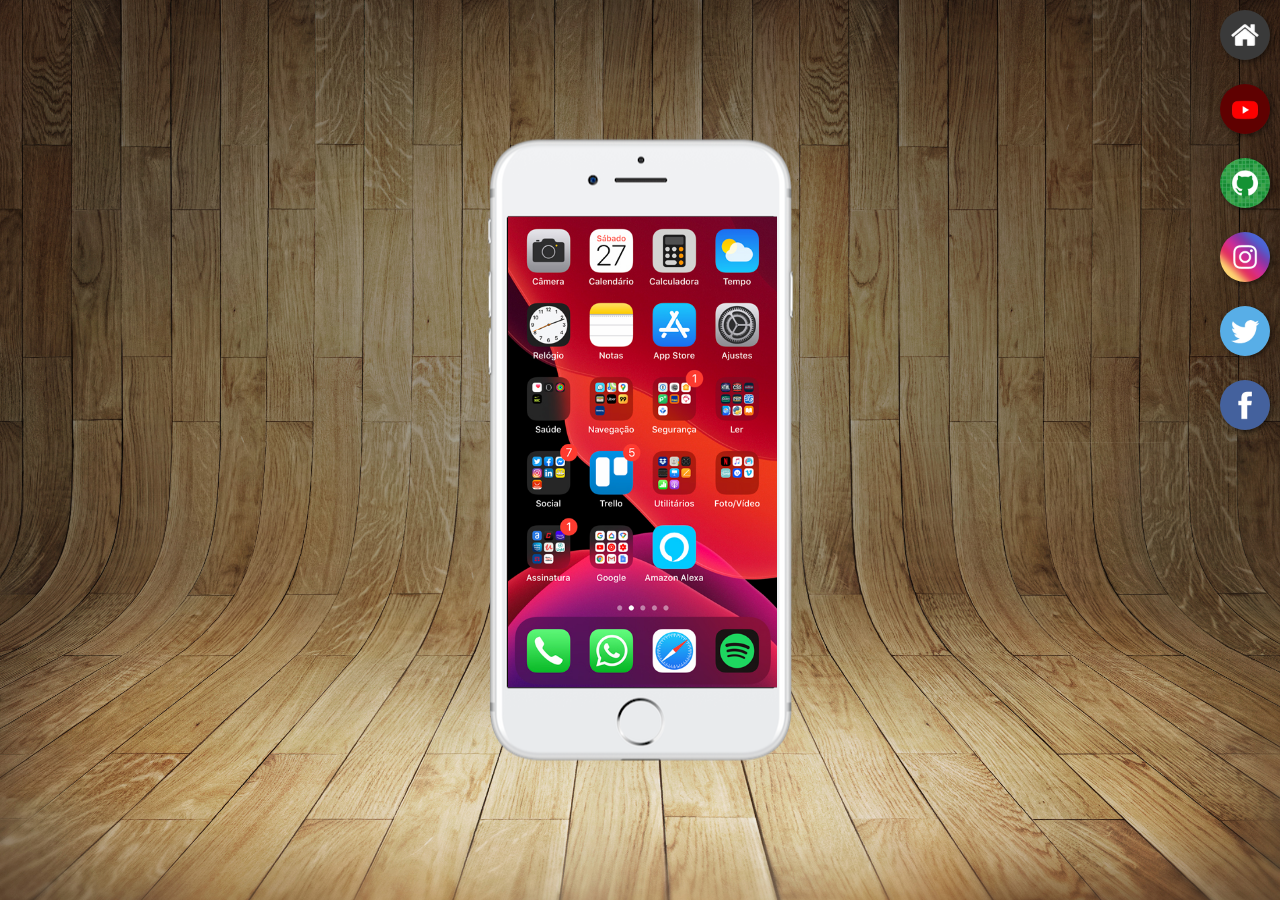
<file: index.html>
<!DOCTYPE html>
<html lang="pt-br">
<head>
    <meta charset="UTF-8">
    <meta name="viewport" content="width=device-width, initial-scale=1.0">
    <title>Projeto Redes Sociais</title>
    <link rel="shortcut icon" href="favicon.ico" type="image/x-icon">
    <link rel="stylesheet" href="estilos/style.css">
</head>
<body>
      <main>
        <section id="telefone">
            <iframe src="home.html" name="tela" id="tela" frameborder="0"></iframe>

        </section>

        <section id="rede-sociais">
            <a href="home.html" target="tela"><img src="imagens/logo-home.jpg" alt="home"></a><br>
            <a href="youtube.html" target="tela"><img src="imagens/logo-youtube.jpg" alt=""></a><br>
            <a href="github.html" target="tela"><img src="imagens/logo-github.jpg" alt=""></a><br>
            <a href="instagram.html" target="tela"><img src="imagens/logo-instagram.jpg" alt=""></a><br>
            <a href="twitter.html" target="tela"><img src="imagens/logo-twitter.jpg" alt=""></a><br>
            <a href="facebook.html" target="tela"><img src="imagens/logo-facebook.jpg" alt=""></a>

        </section>
      </main>
</body>
</html>
</file>
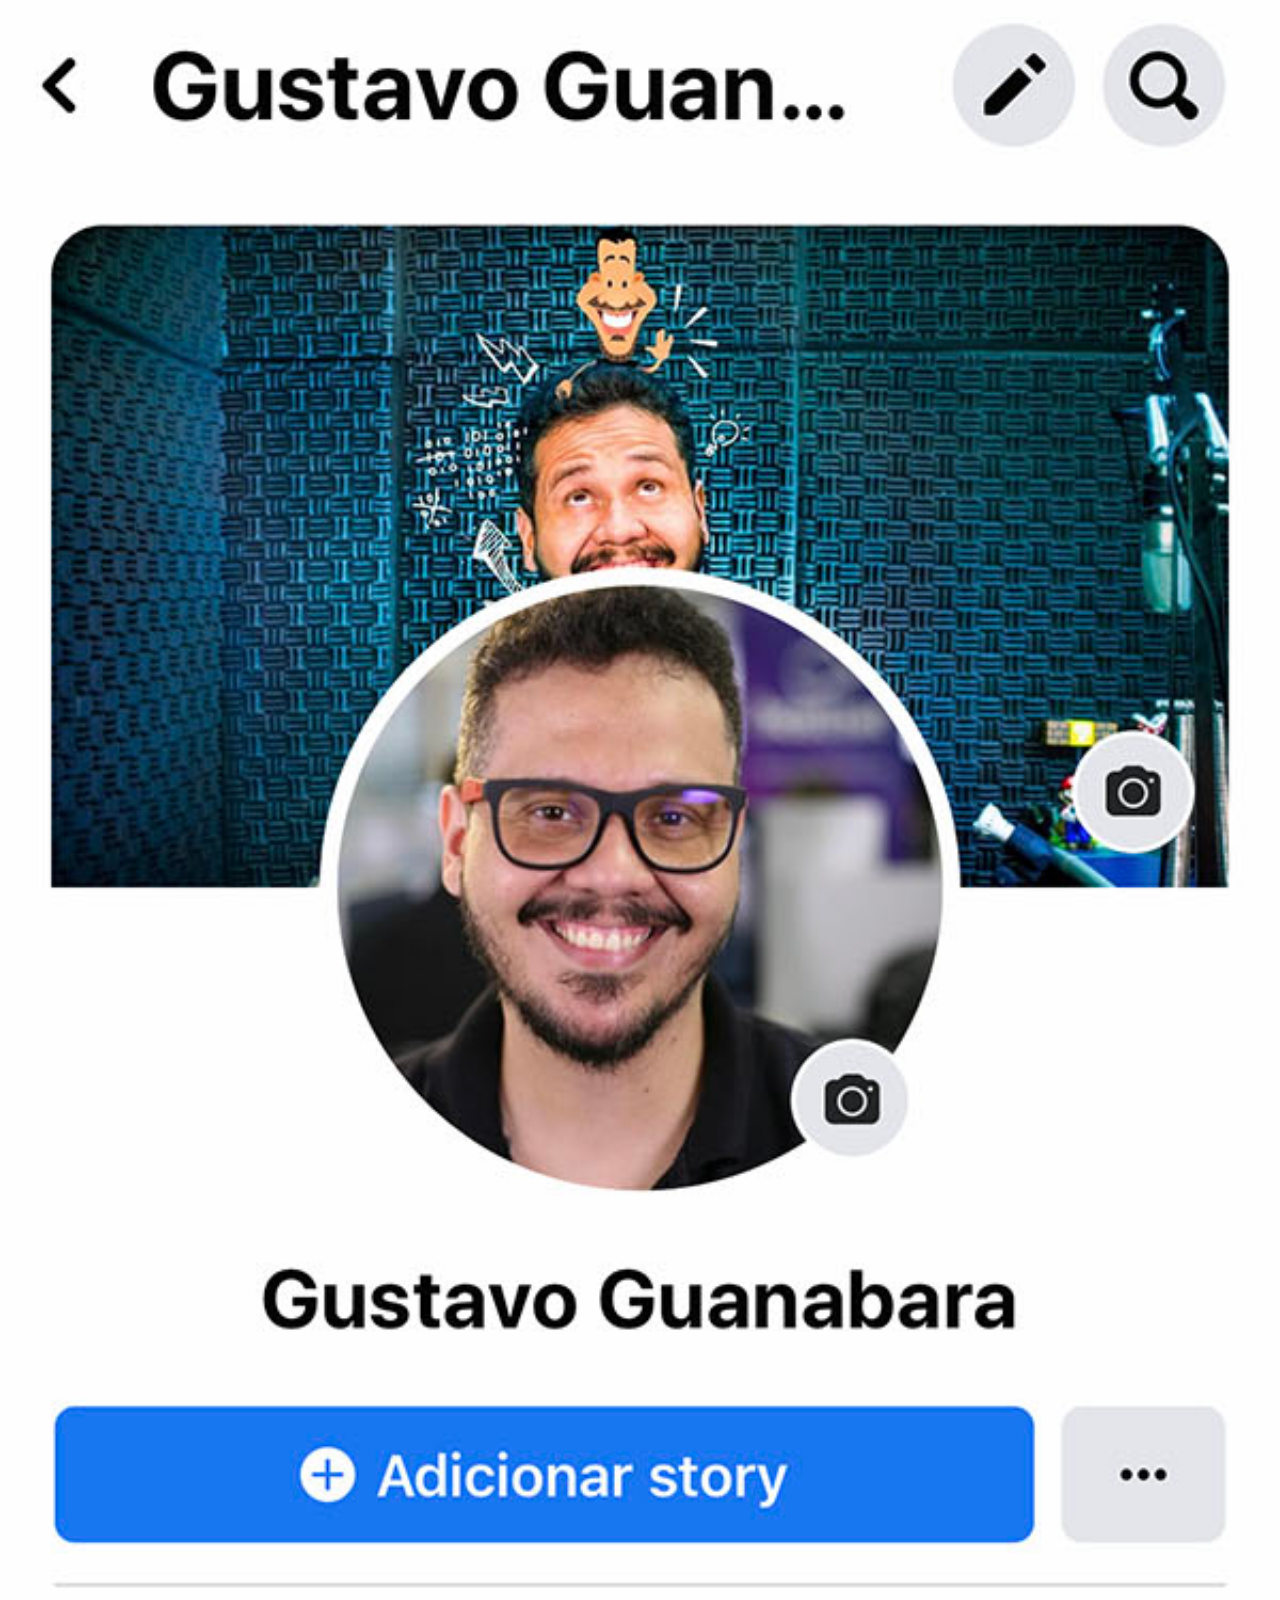
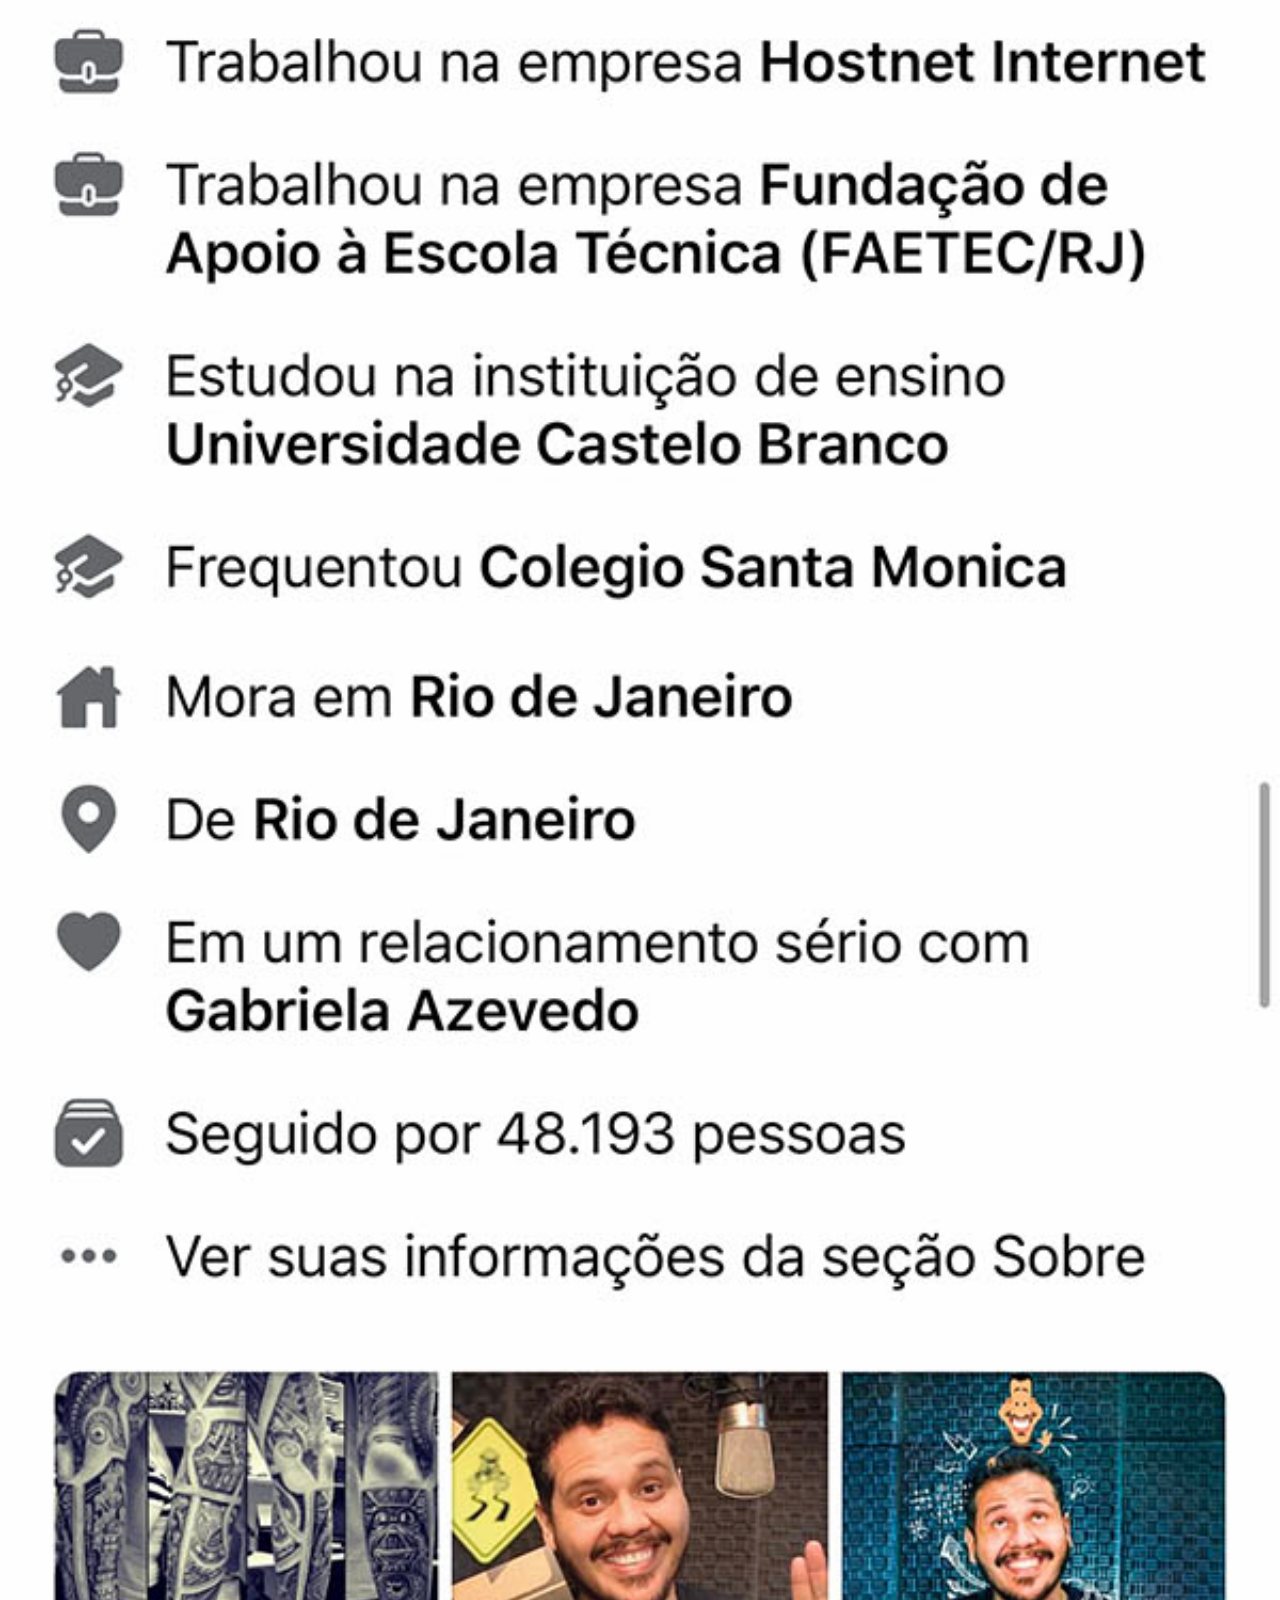
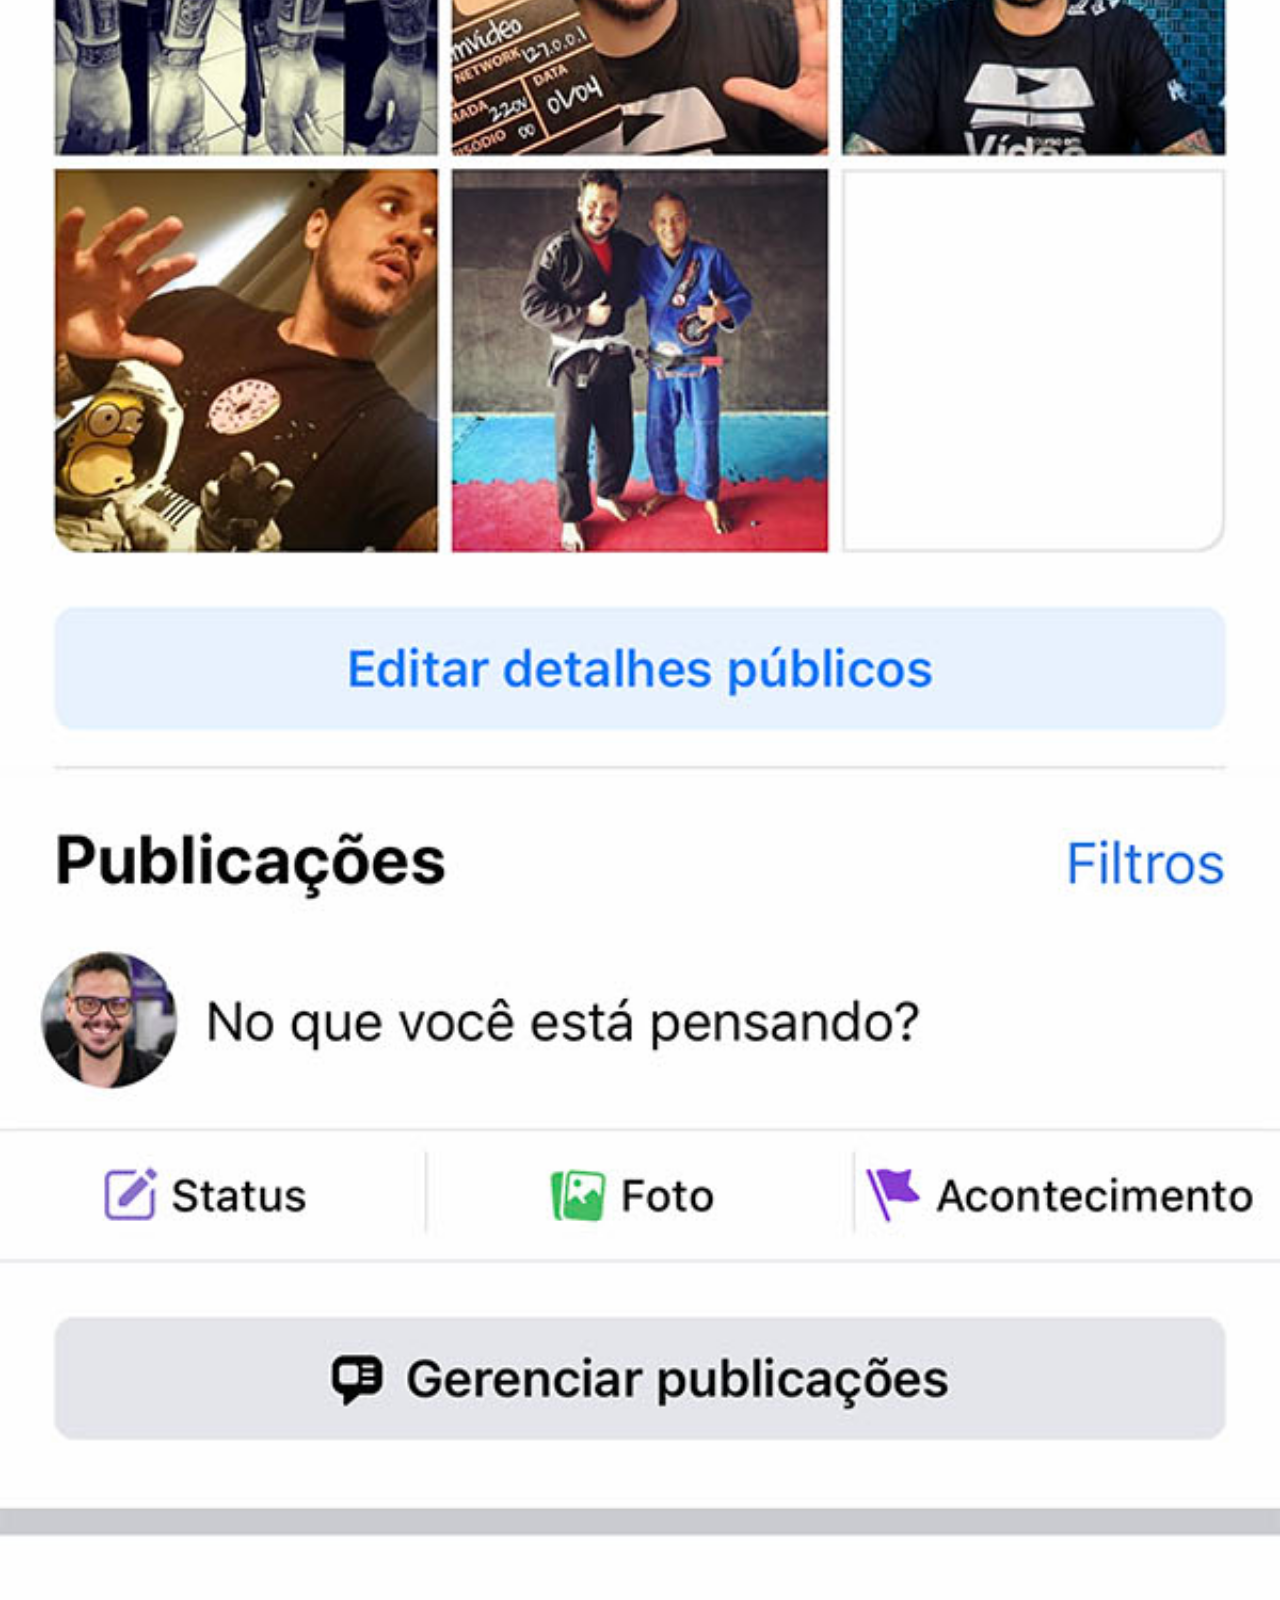
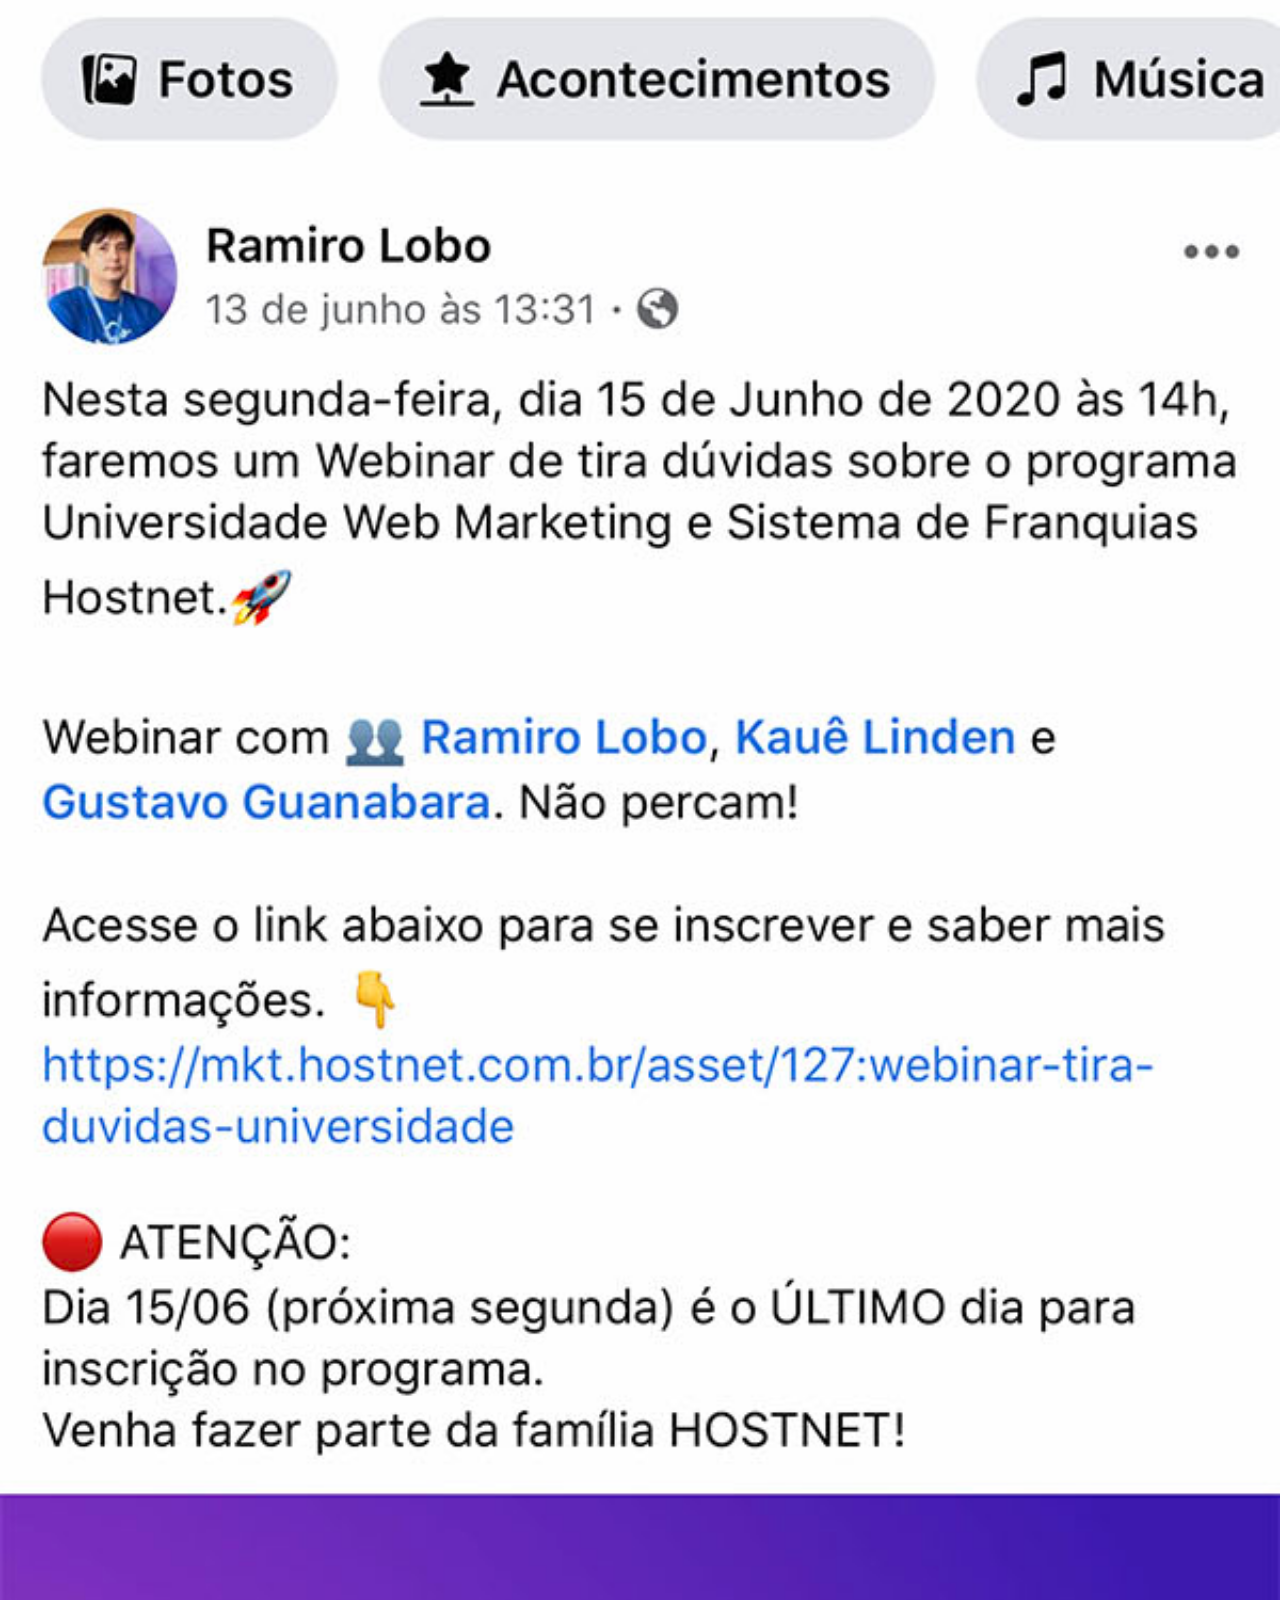
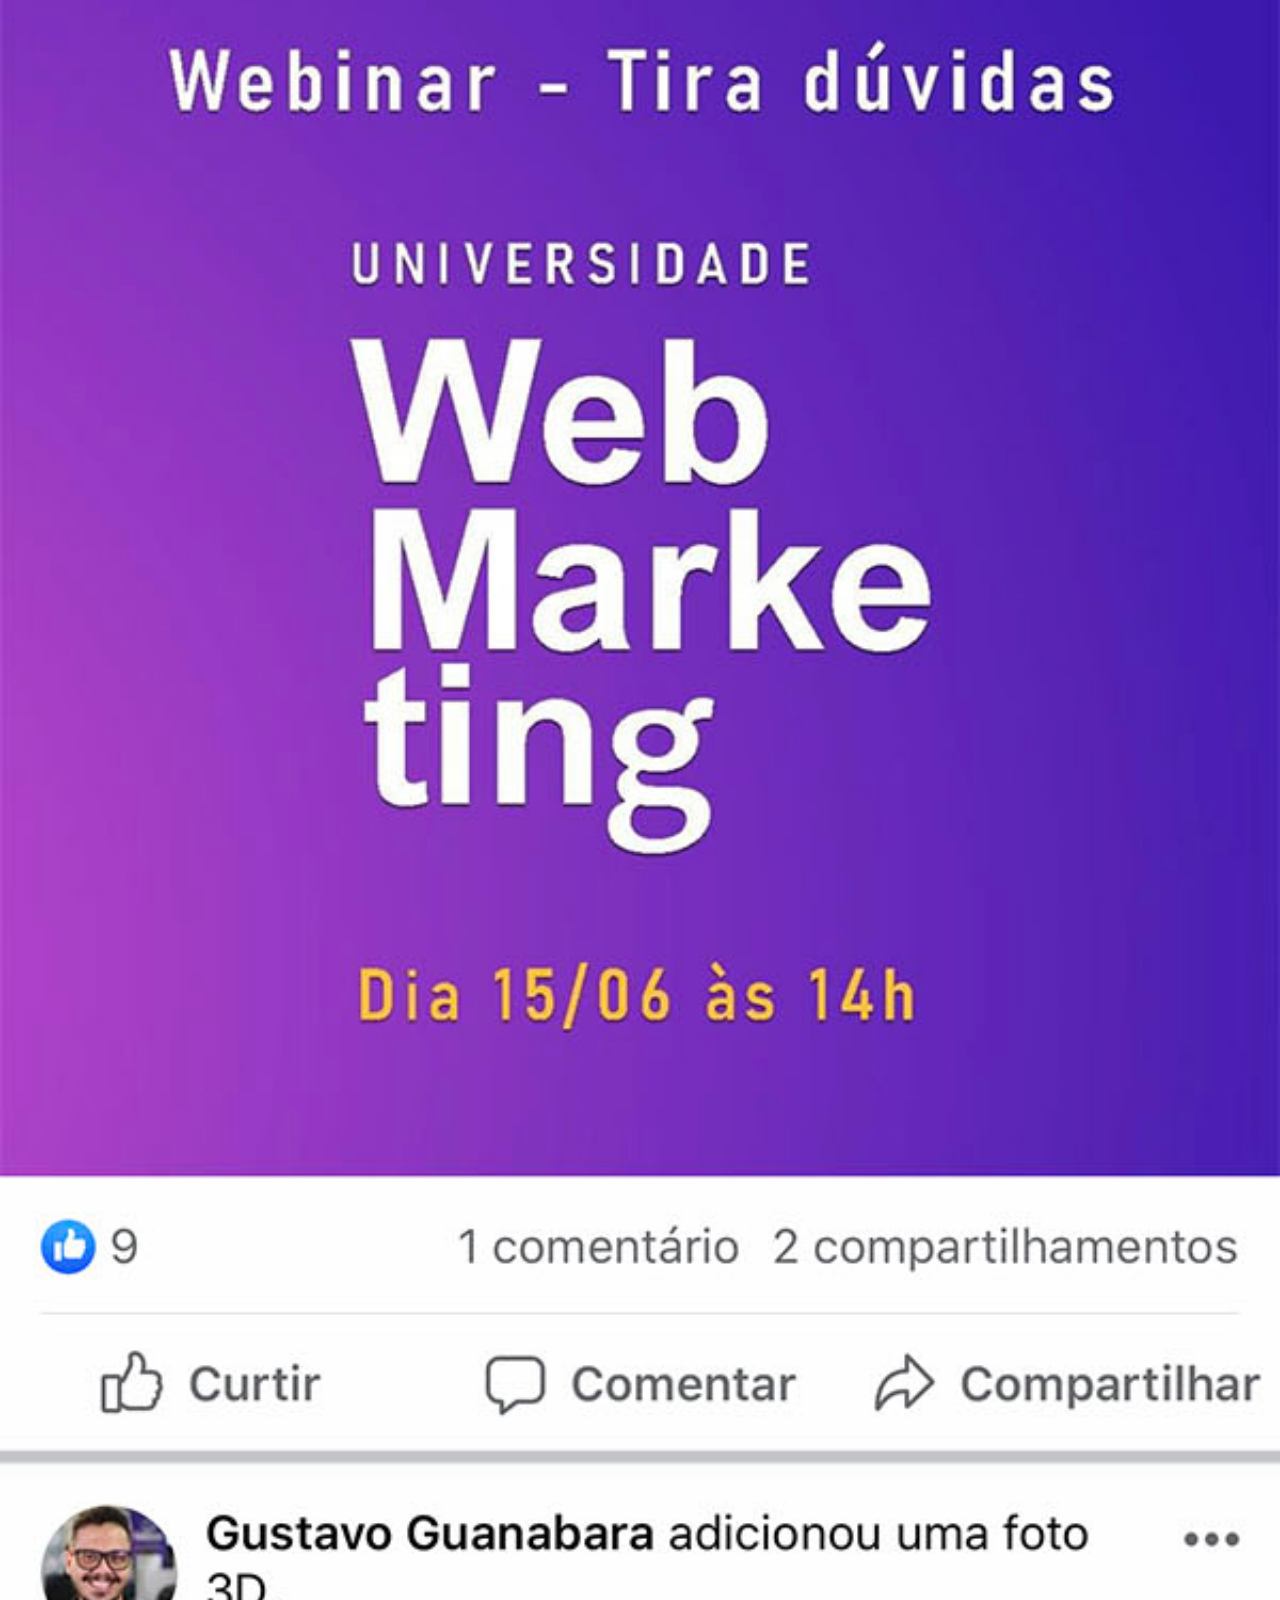
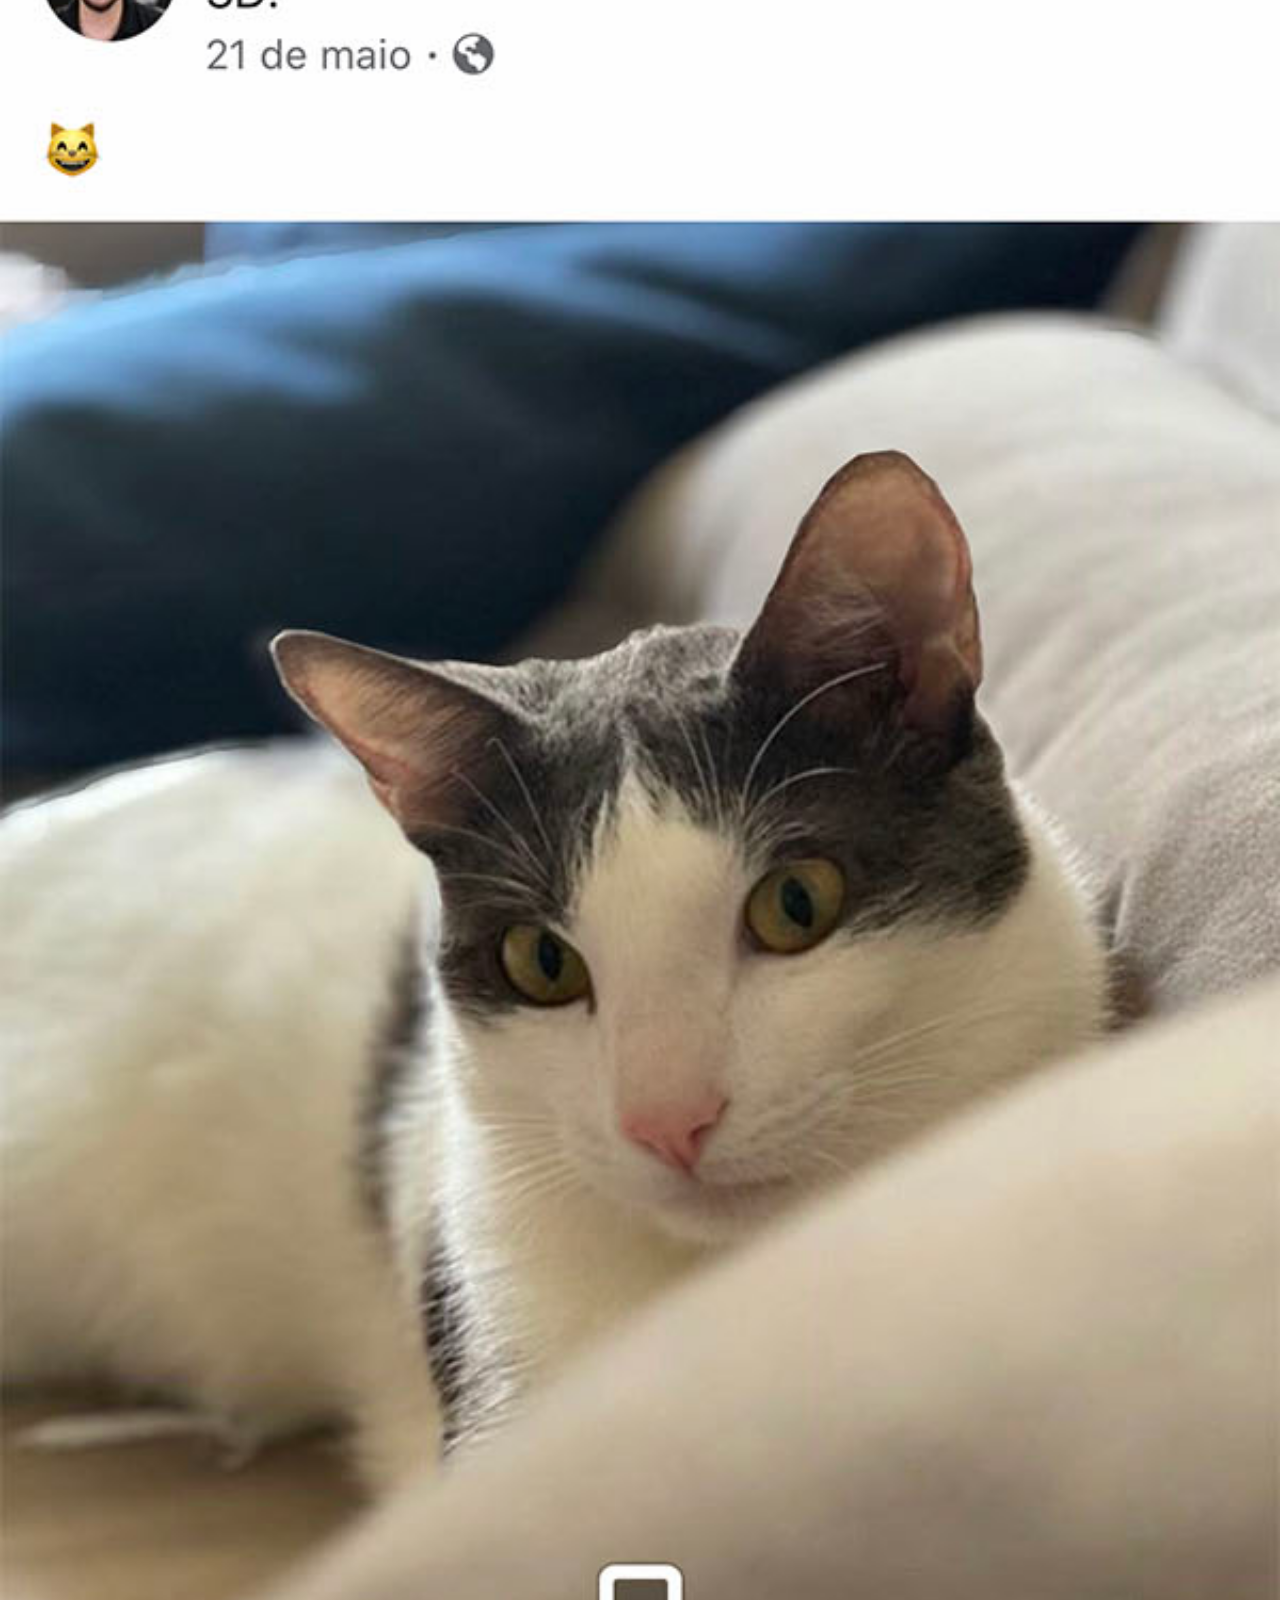
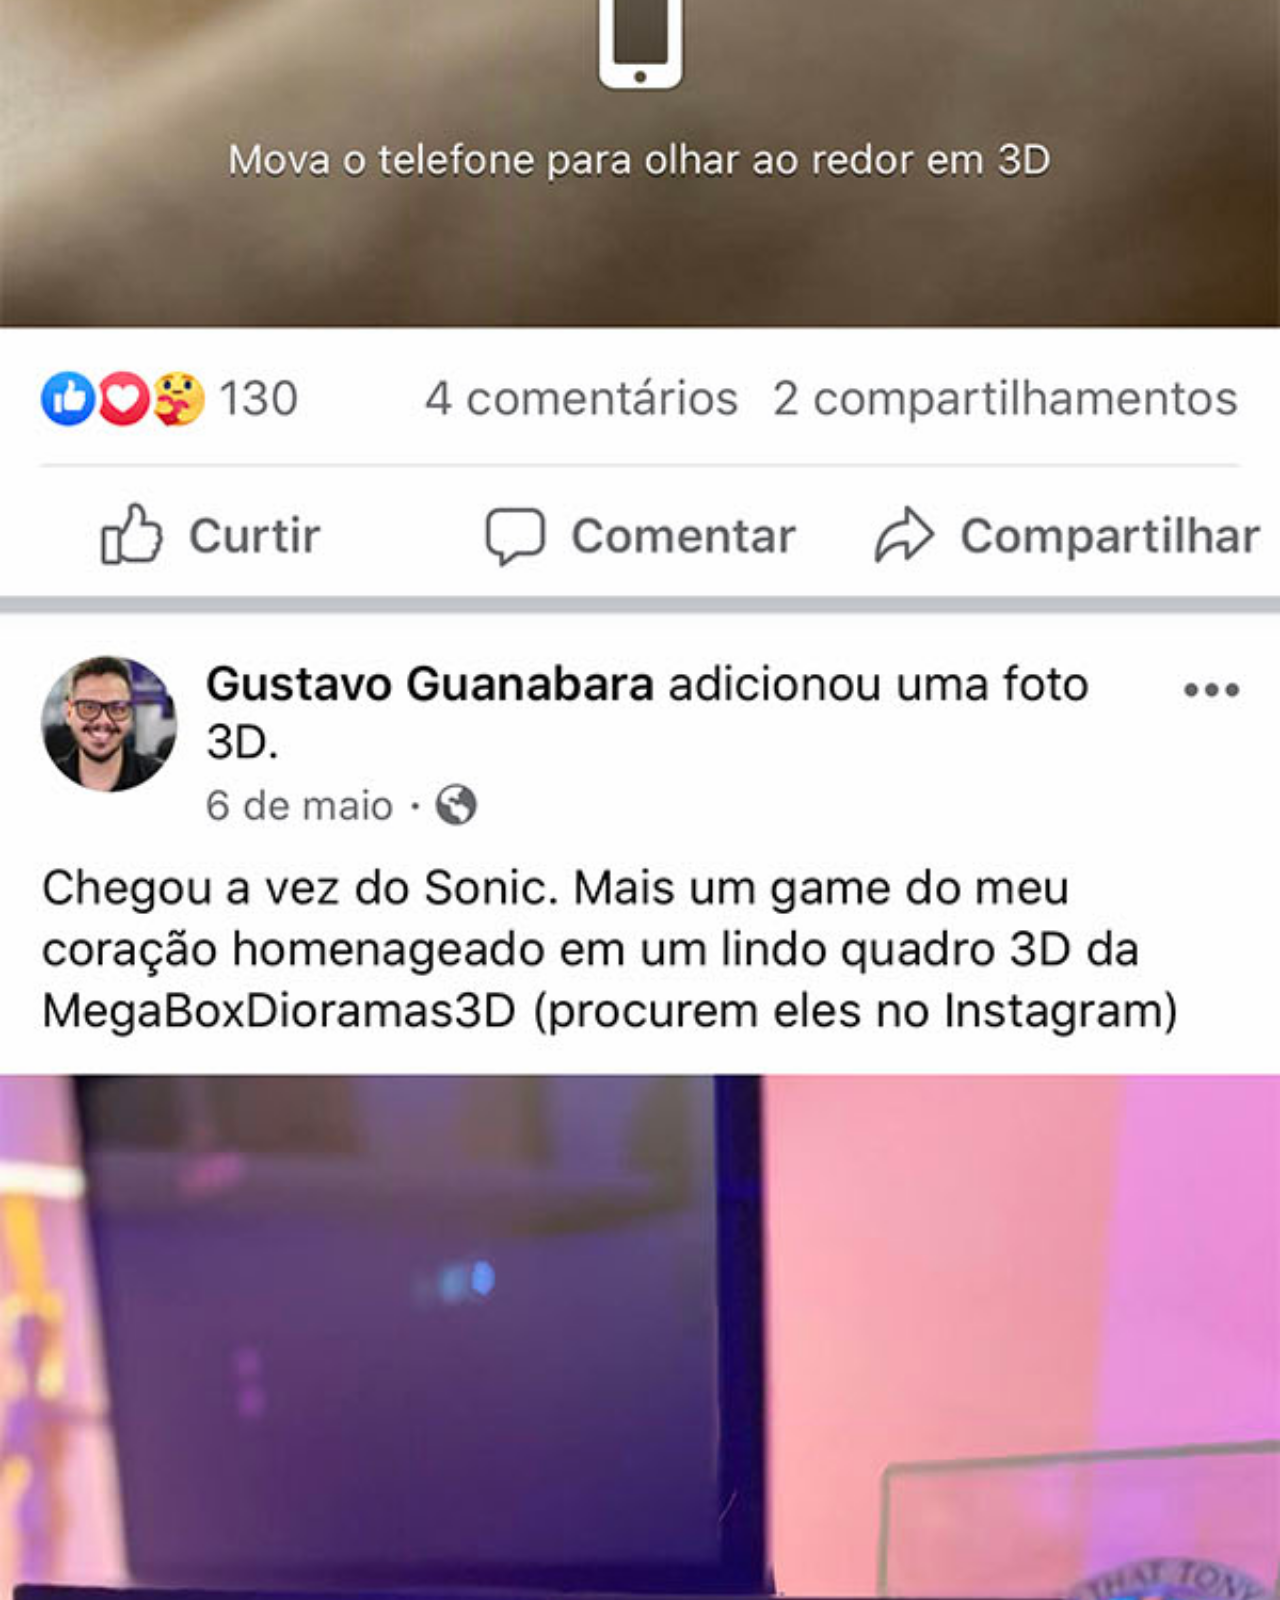
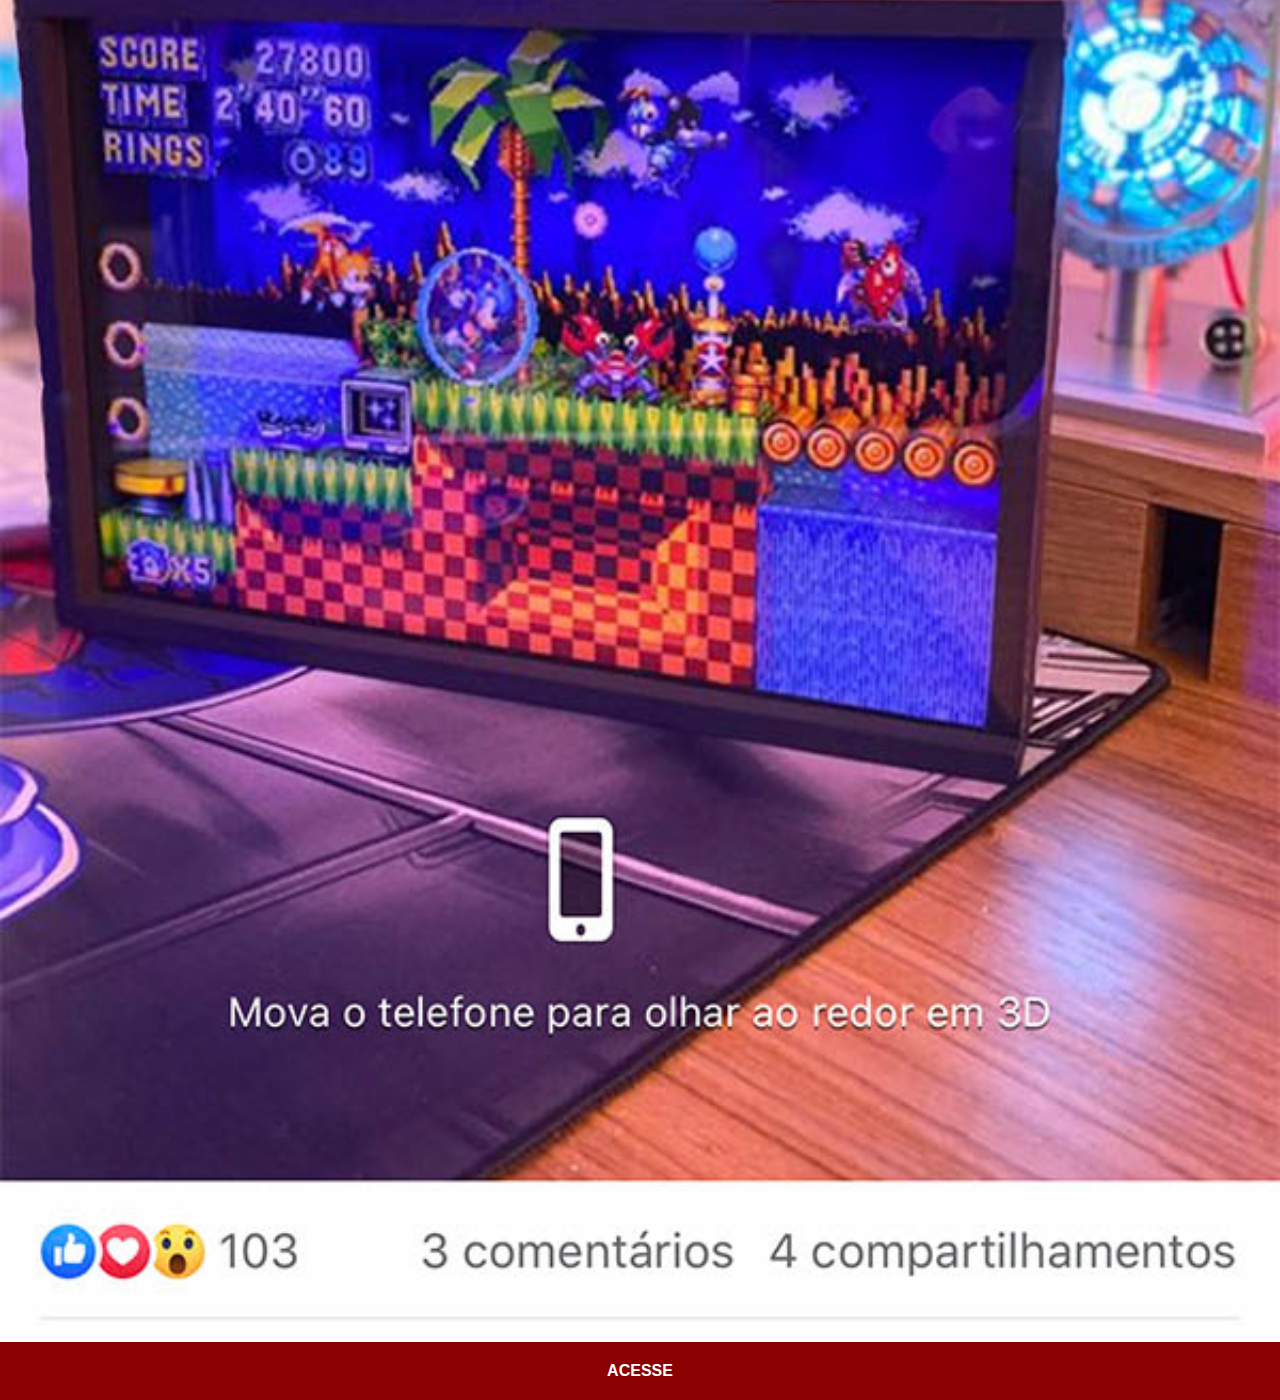
<file: facebook.html>
<!DOCTYPE html>
<html lang="en">
<head>
    <meta charset="UTF-8">
    <meta name="viewport" content="width=device-width, initial-scale=1.0">
    <title>Document</title>
    <link rel="stylesheet" href="estilos/social.css">
</head>
<body>
    <img src="imagens/tela-facebook.jpg" alt="">
    <a href="https://facebook.com" target="_blank">ACESSE</a>
</body>
</html>
</file>
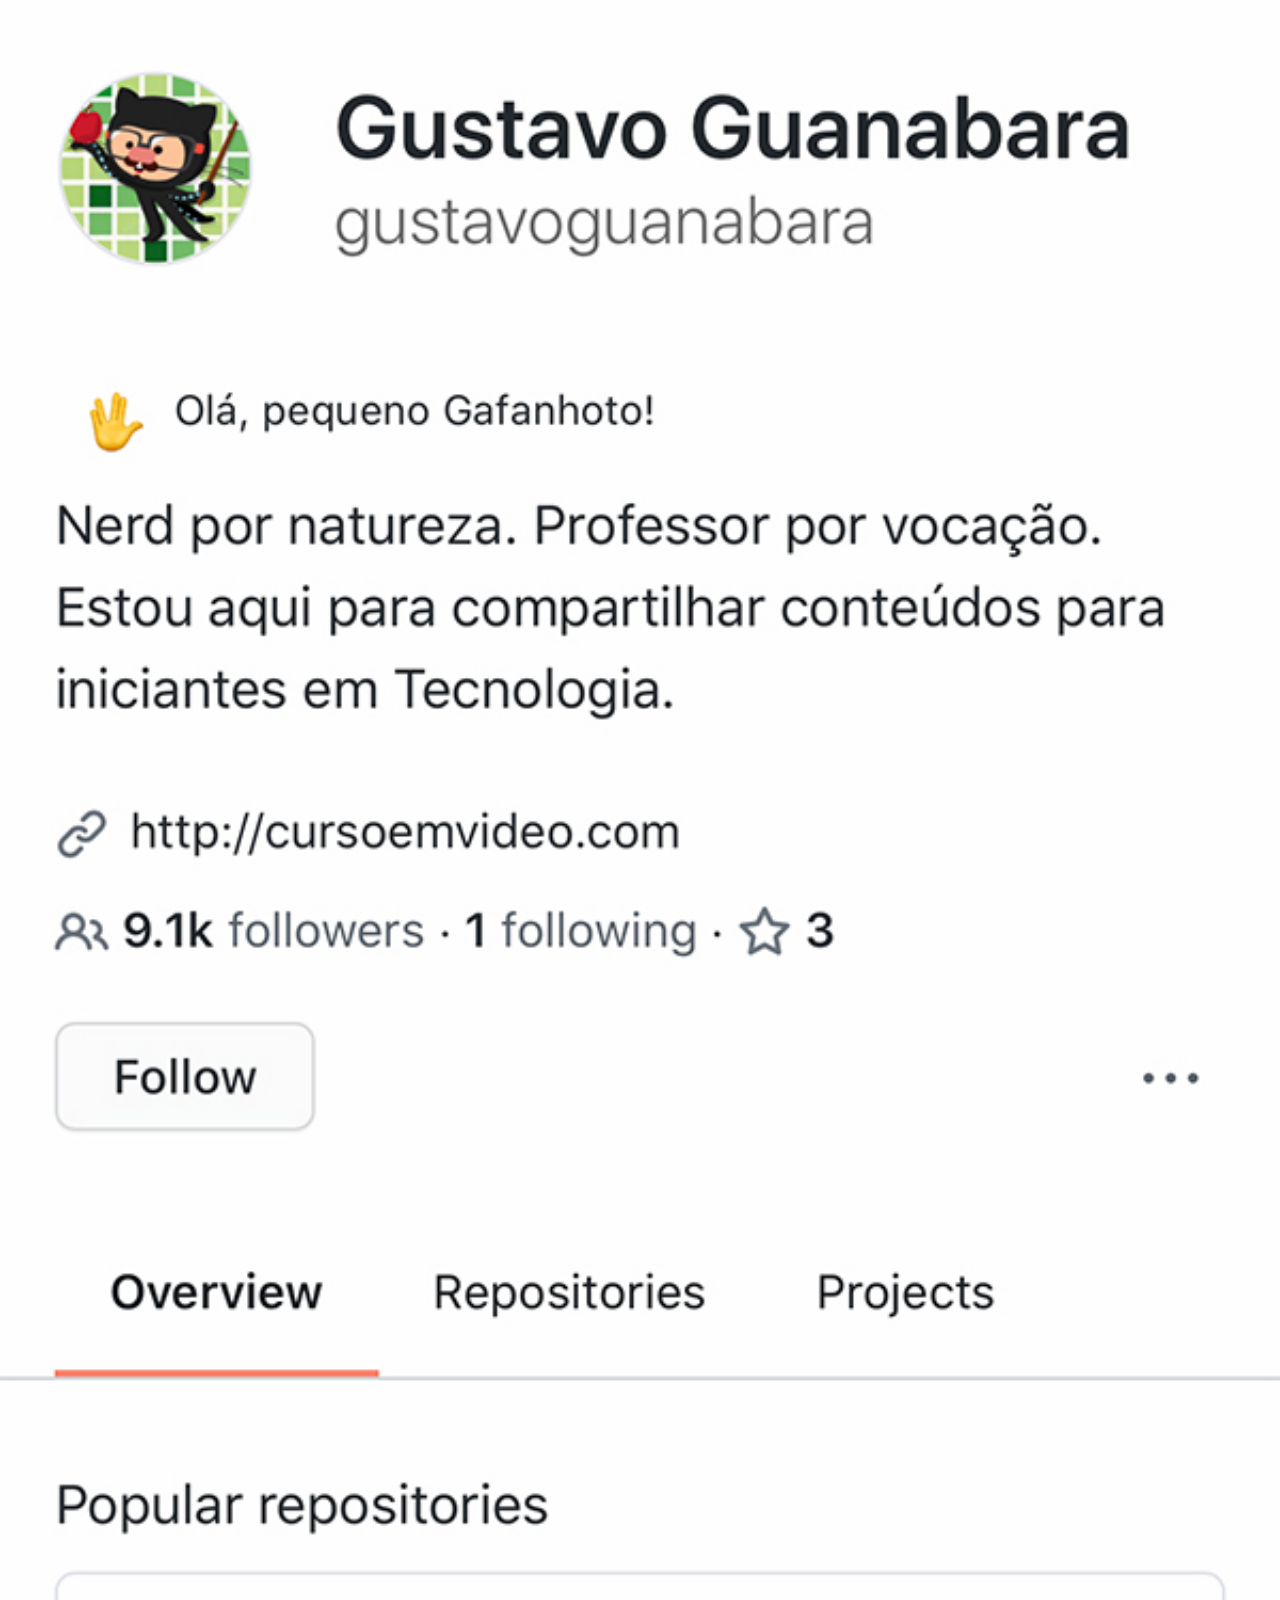
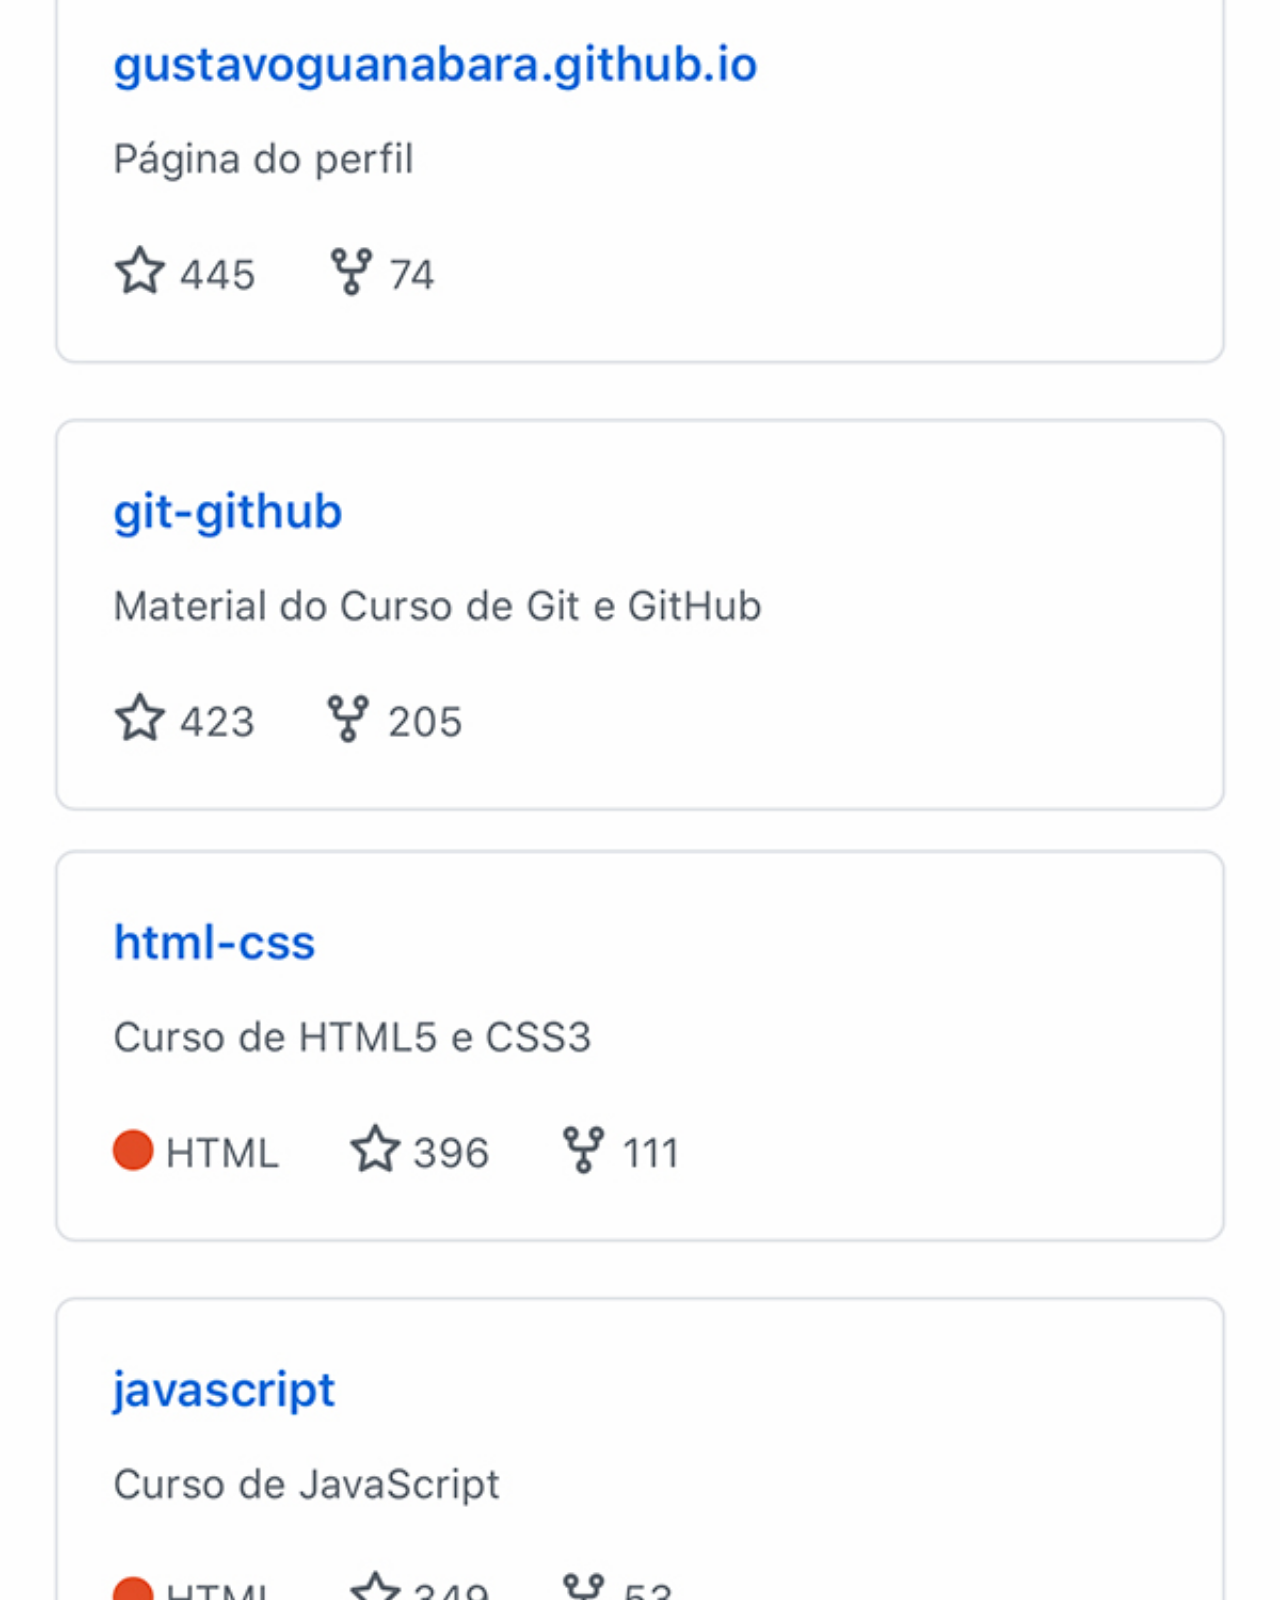
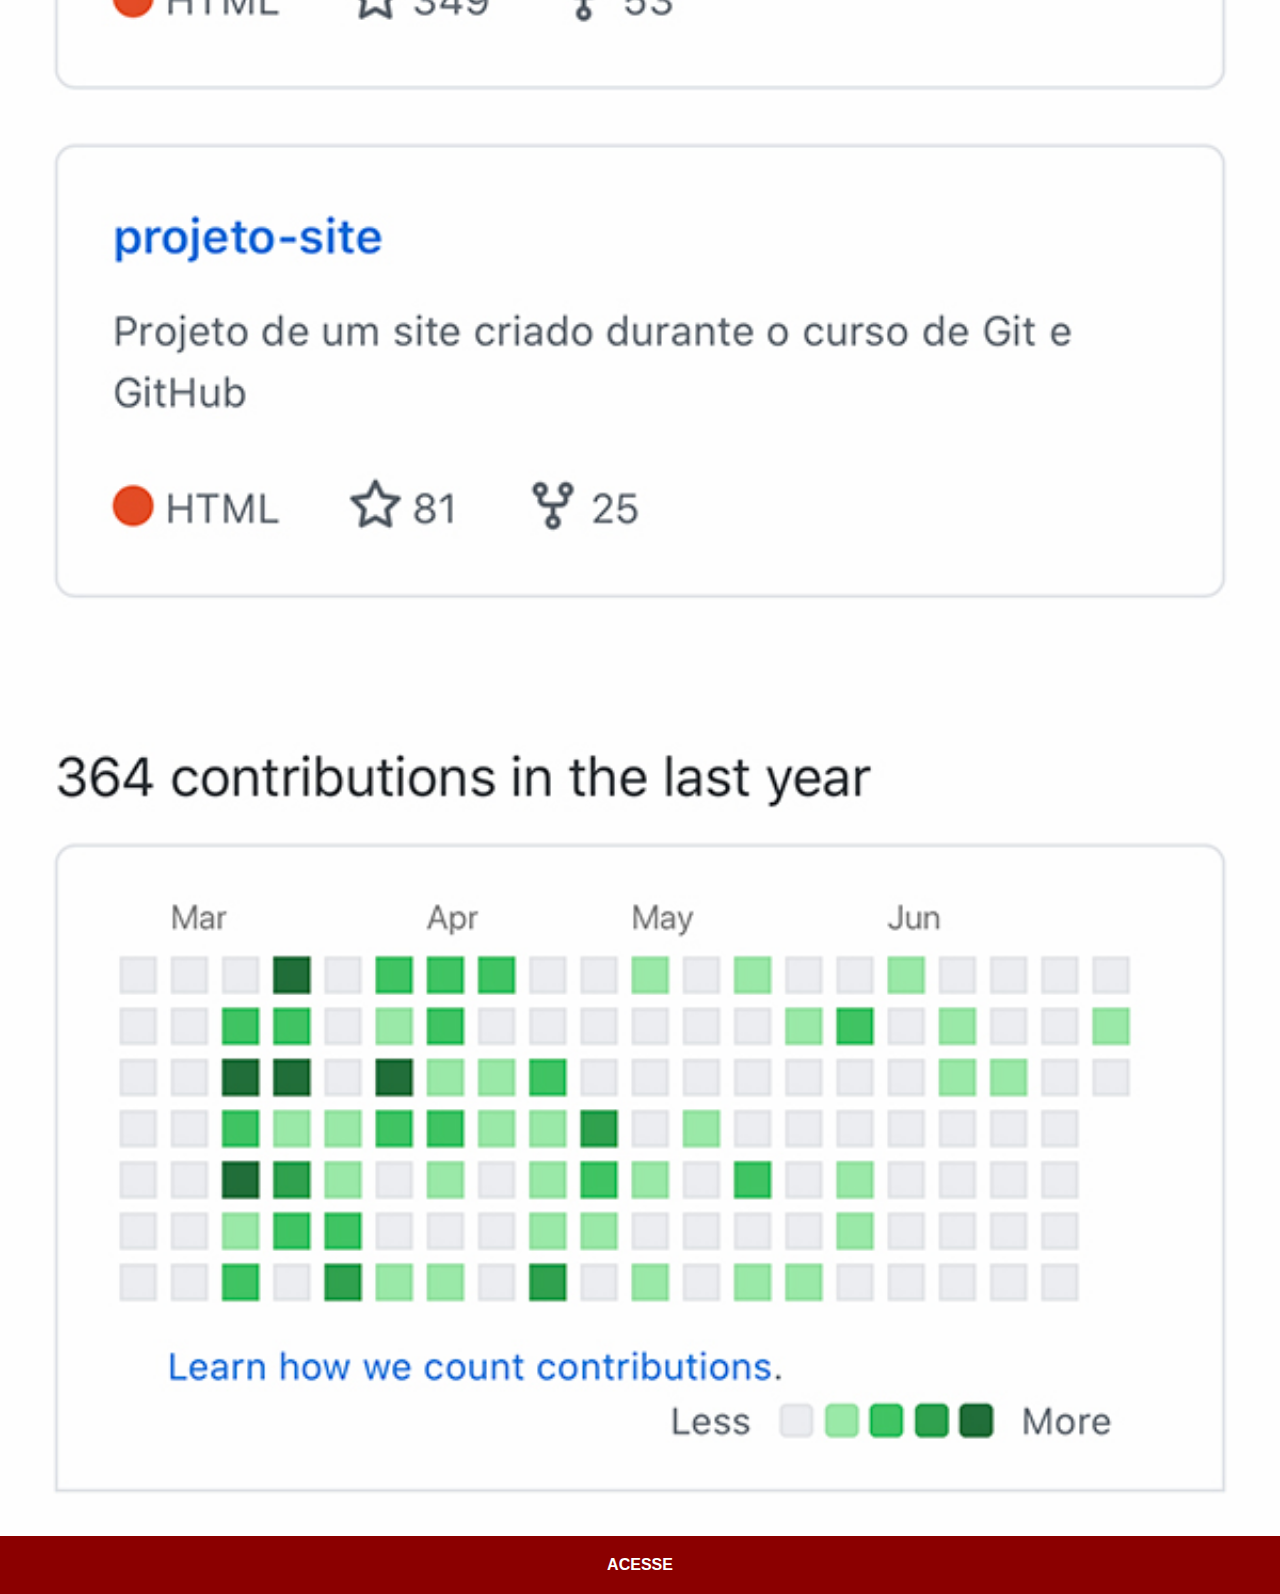
<file: github.html>
<!DOCTYPE html>
<html lang="pt-br">
<head>
    <meta charset="UTF-8">
    <meta name="viewport" content="width=device-width, initial-scale=1.0">
    <title>Github</title>
    <link rel="stylesheet" href="estilos/social.css">
</head>
<body>
    <img src="imagens/tela-github.jpg" alt="">
    <a href="https://github.com/Halkw1" target="_blank">ACESSE</a>
</body>
</html>
</file>
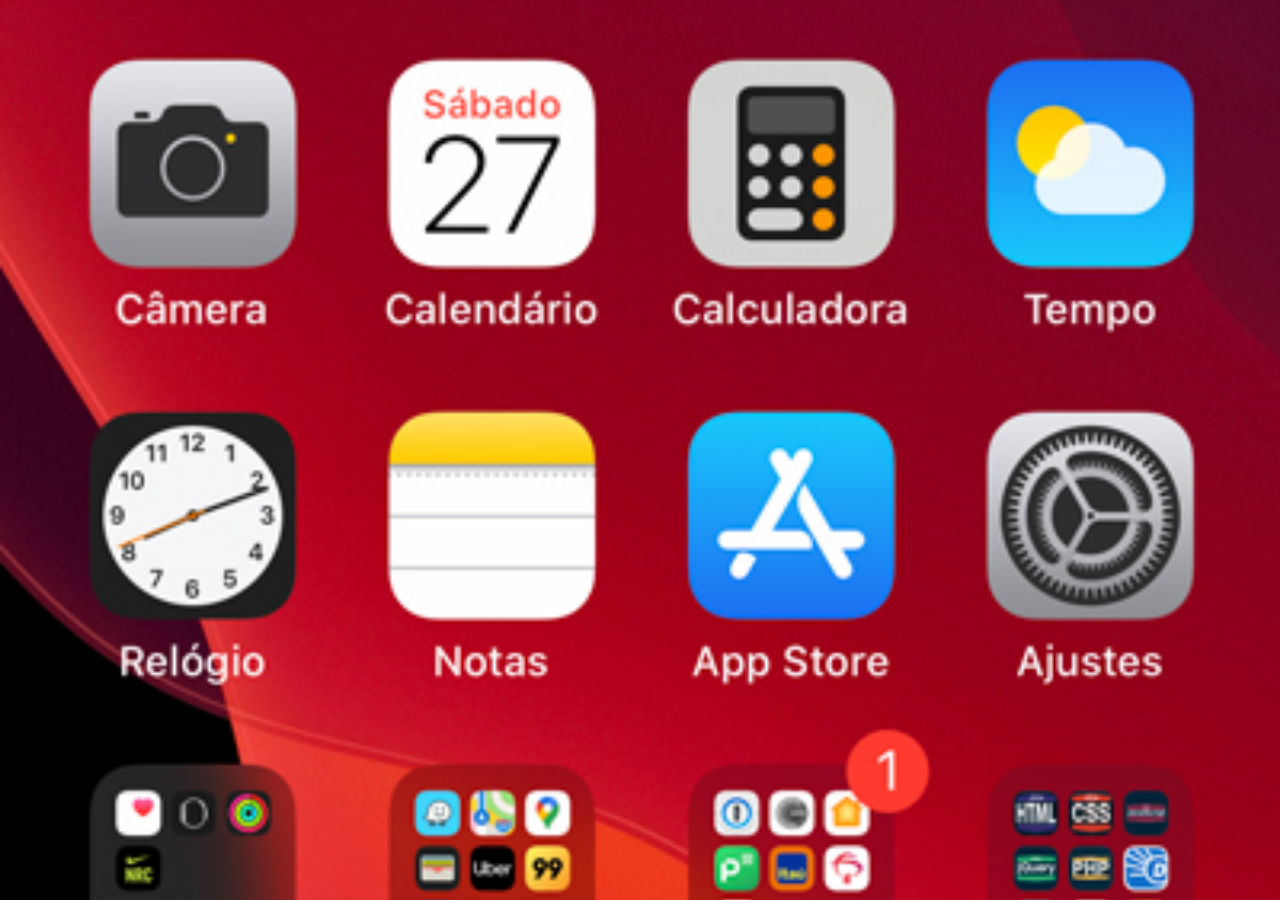
<file: home.html>
<!DOCTYPE html>
<html lang="pt-br">
<head>
    <meta charset="UTF-8">
    <meta name="viewport" content="width=device-width, initial-scale=1.0">
    <title>Home</title>
</head>
<style>
    * {
        margin: 0px;
        padding: 0px;
    }
    body {
        width: 100vw;
        height: 100vh;
        background: black url('imagens/tela-home.jpg') no-repeat top center;
        background-size: cover;
    }
</style>
<body>
    
</body>
</html>
</file>
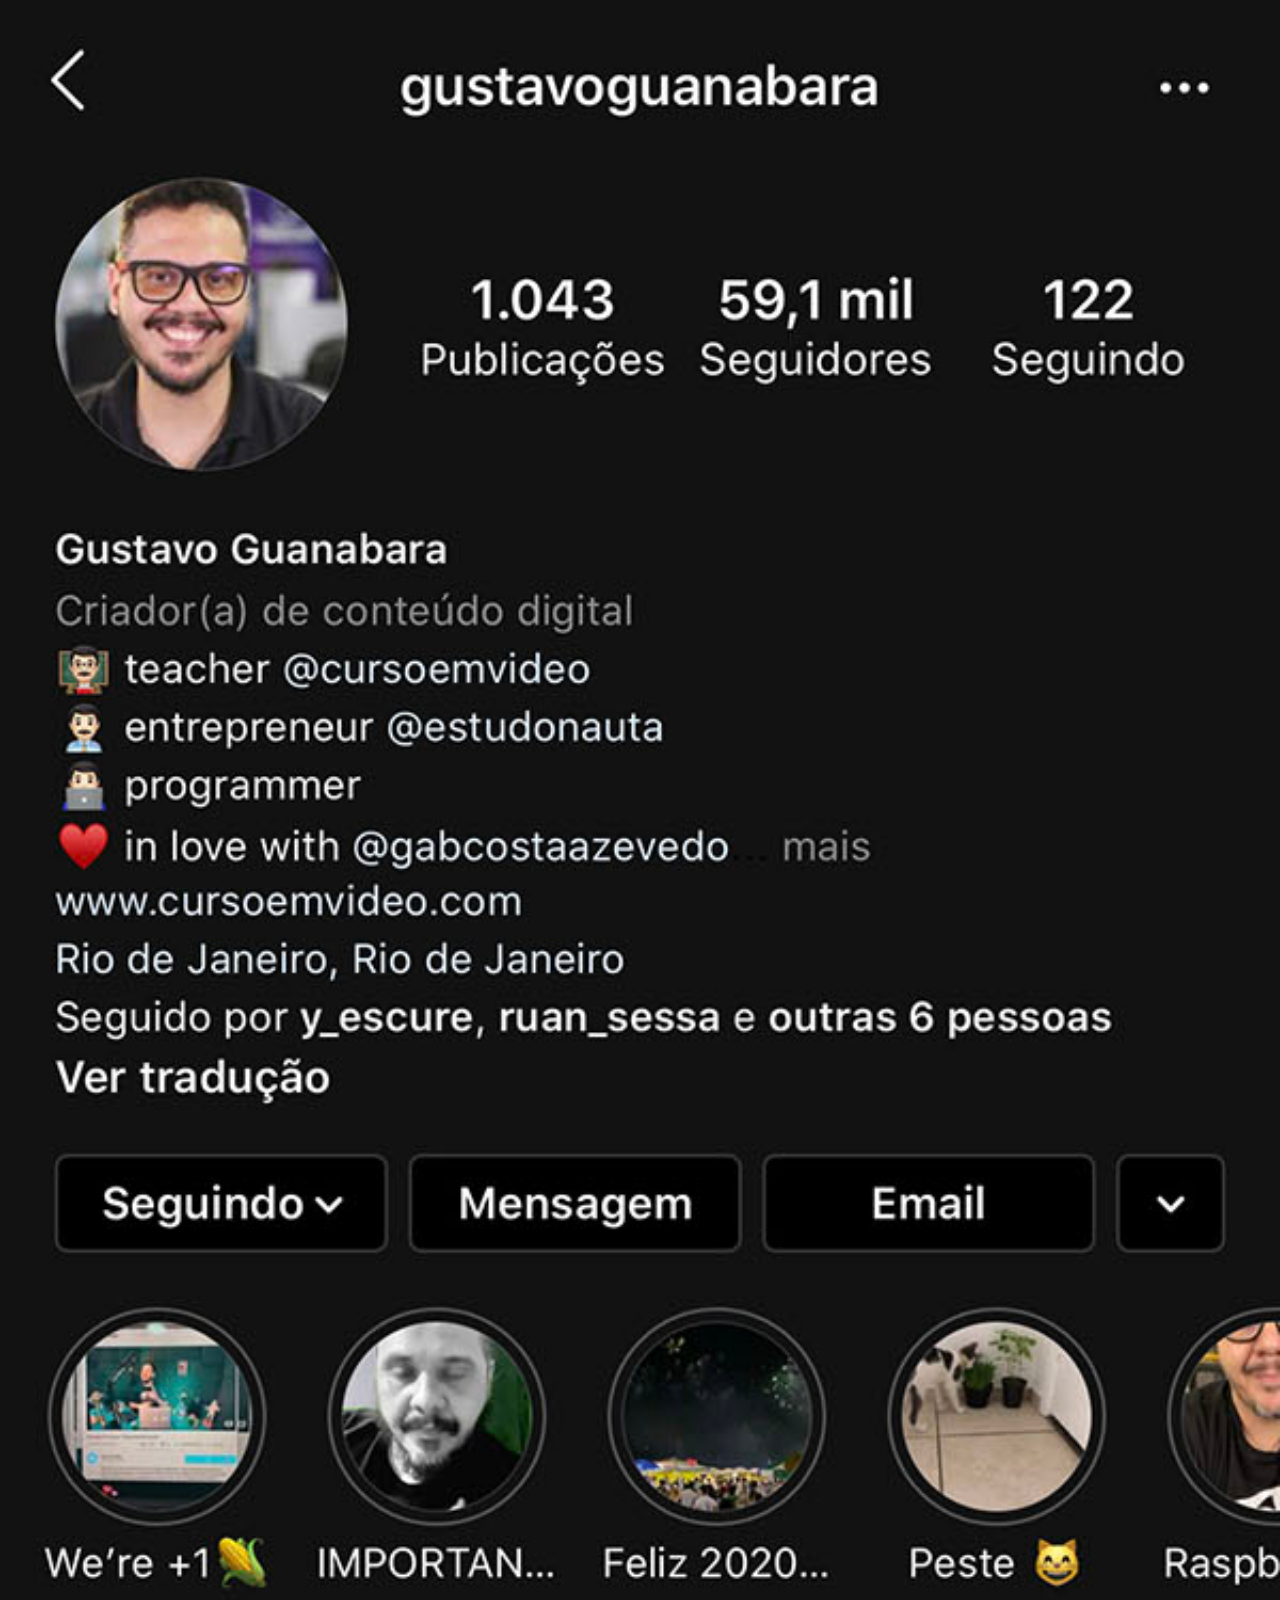
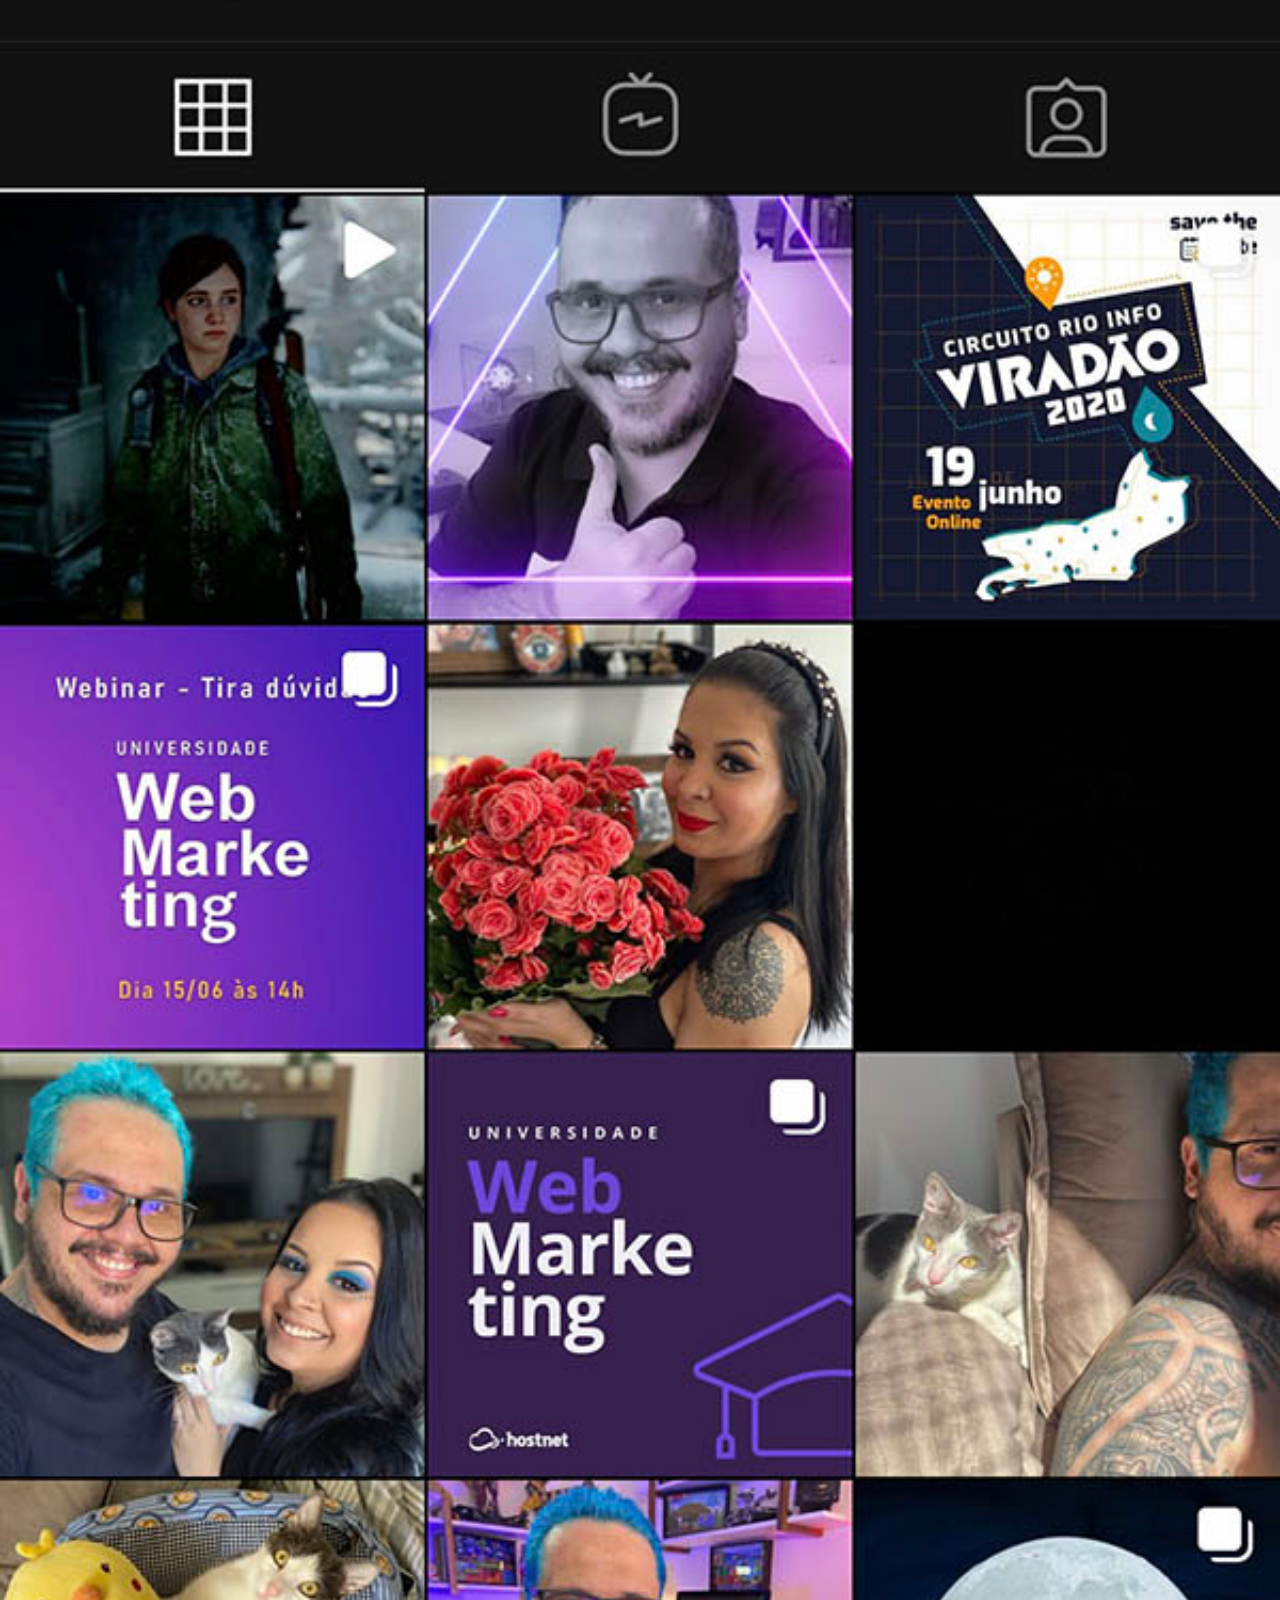
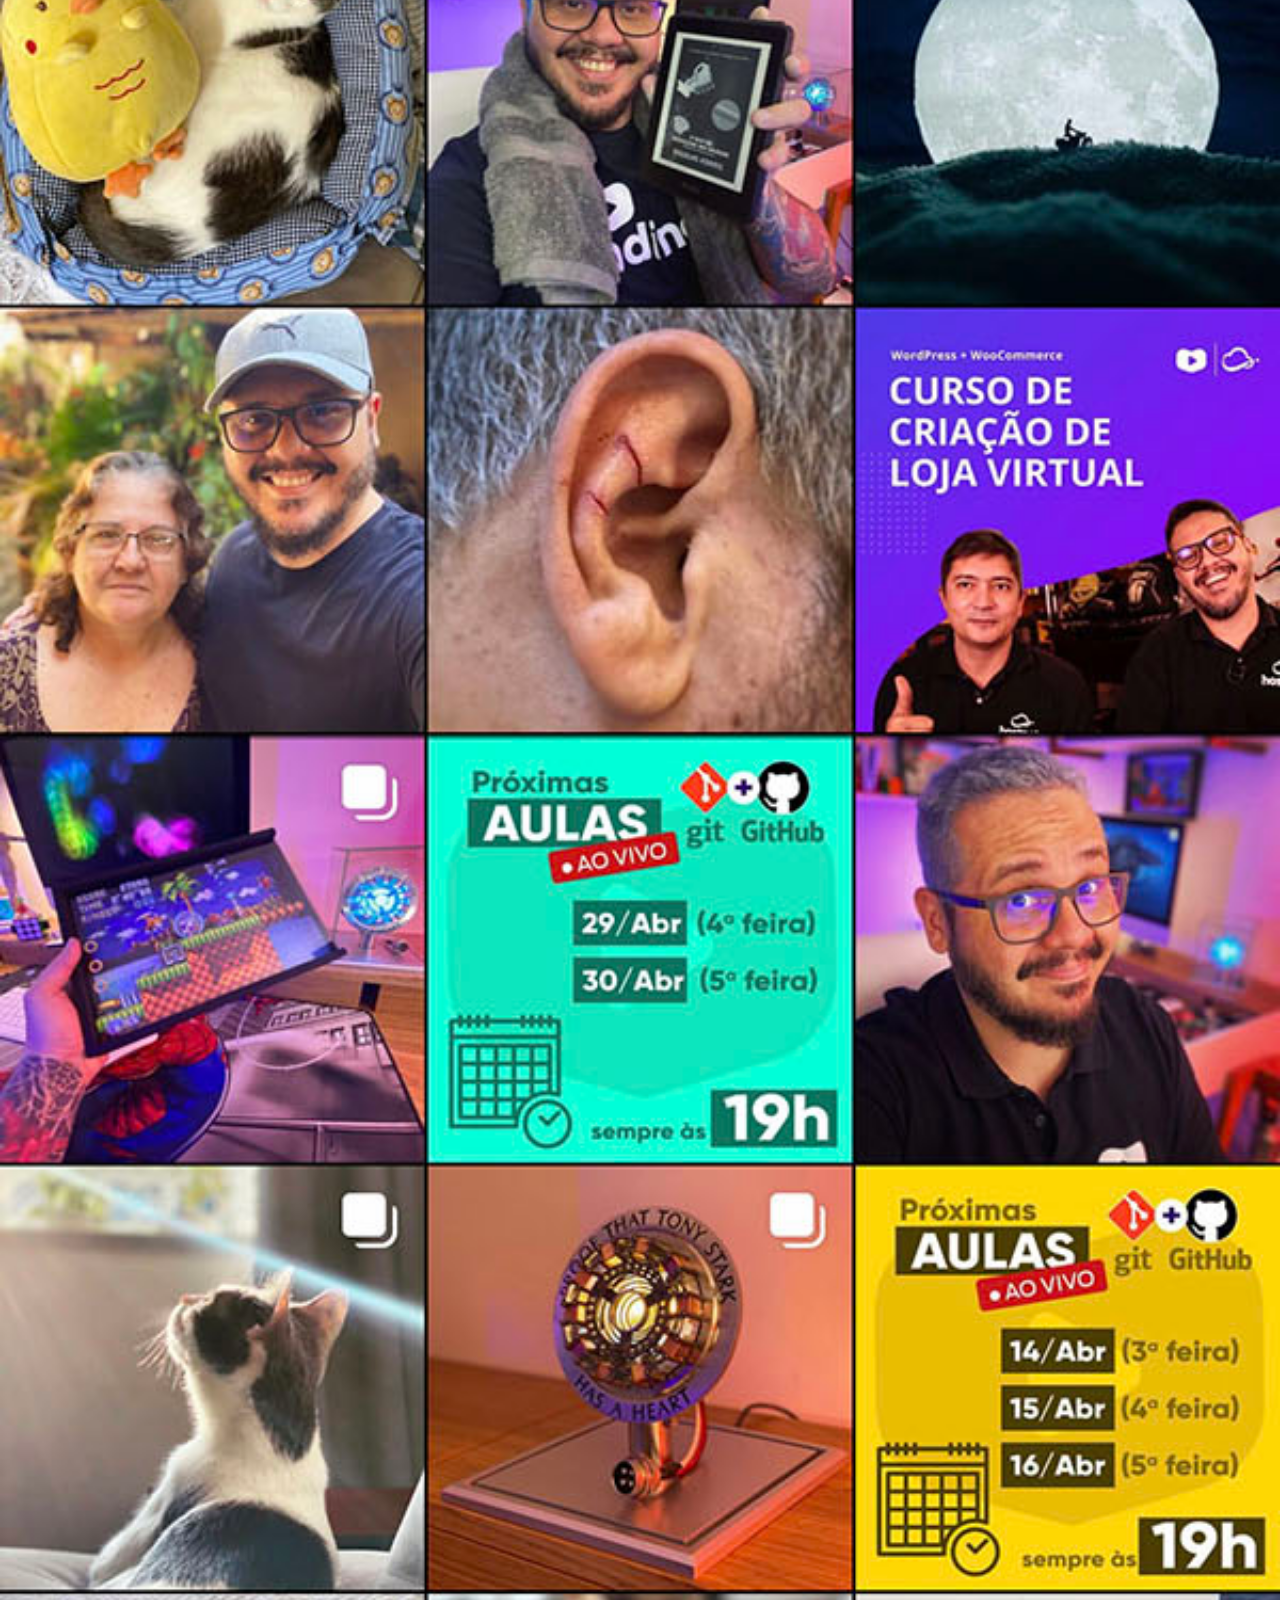
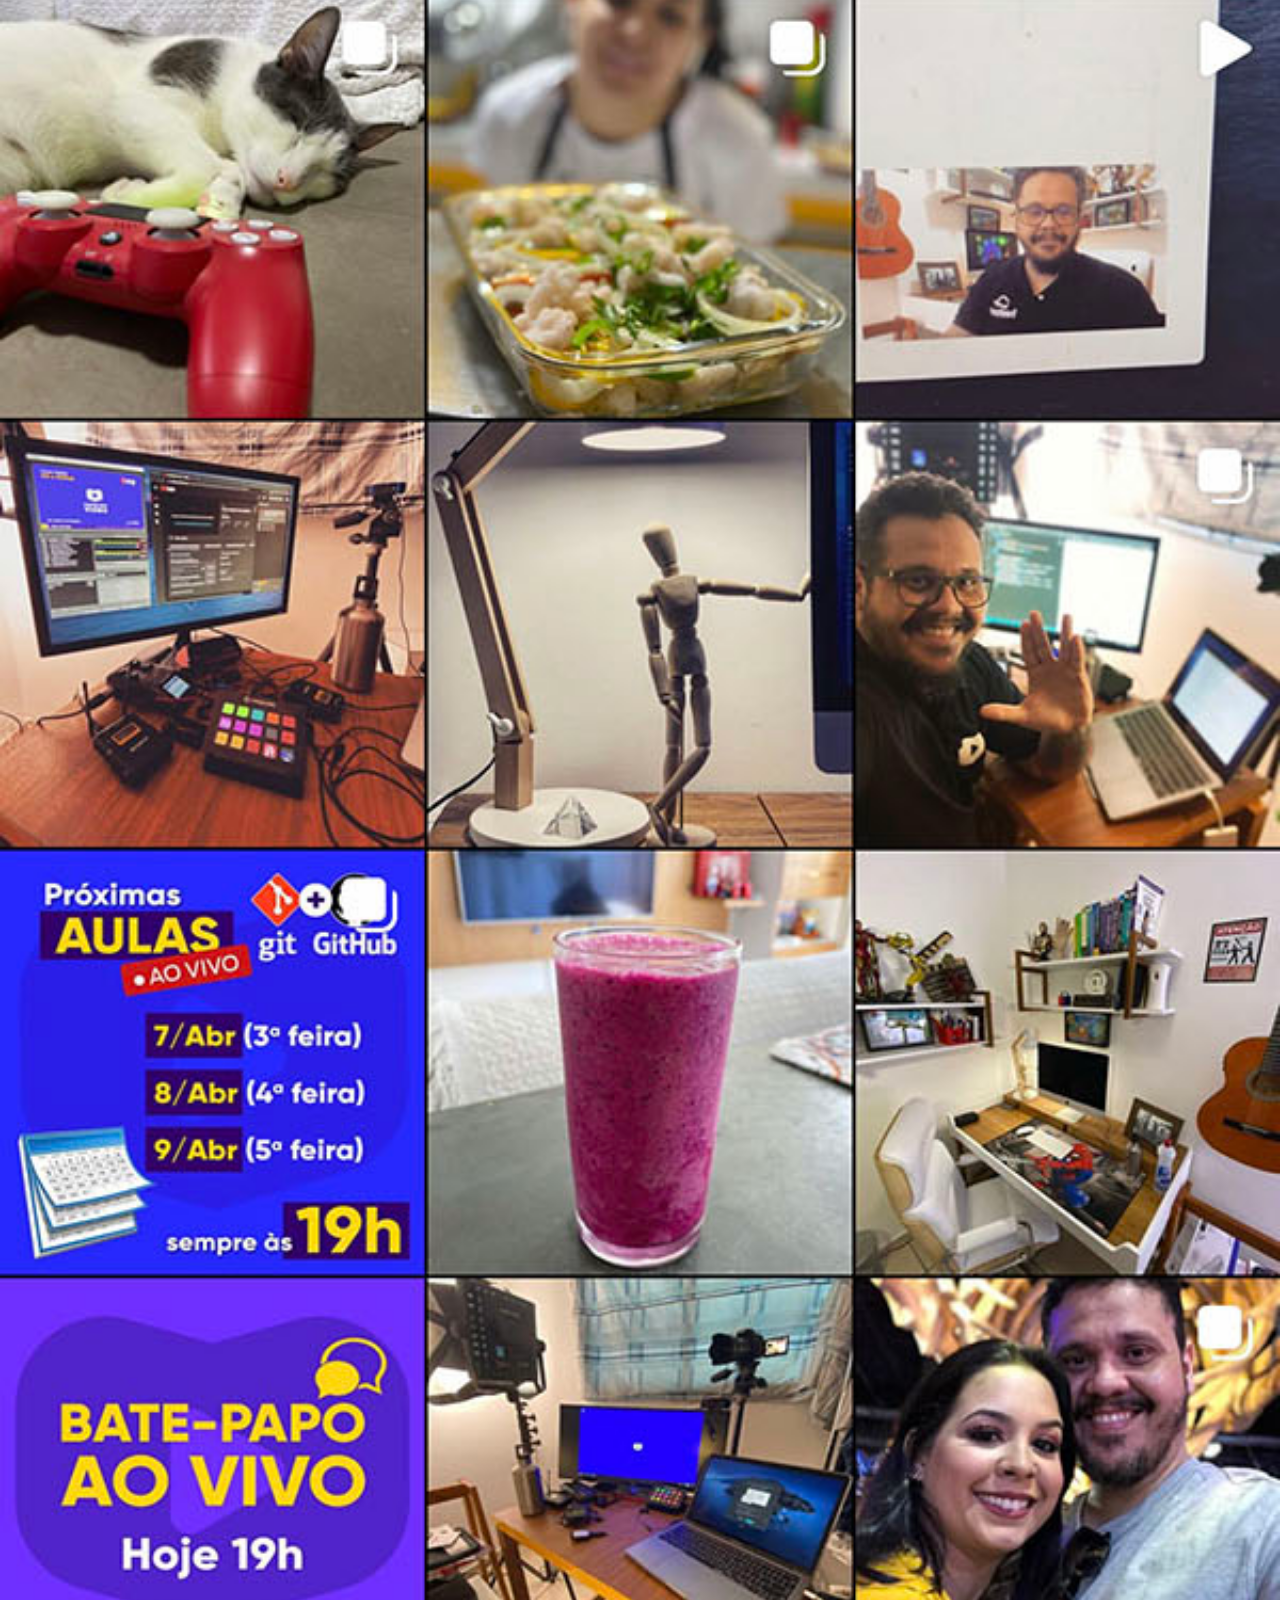
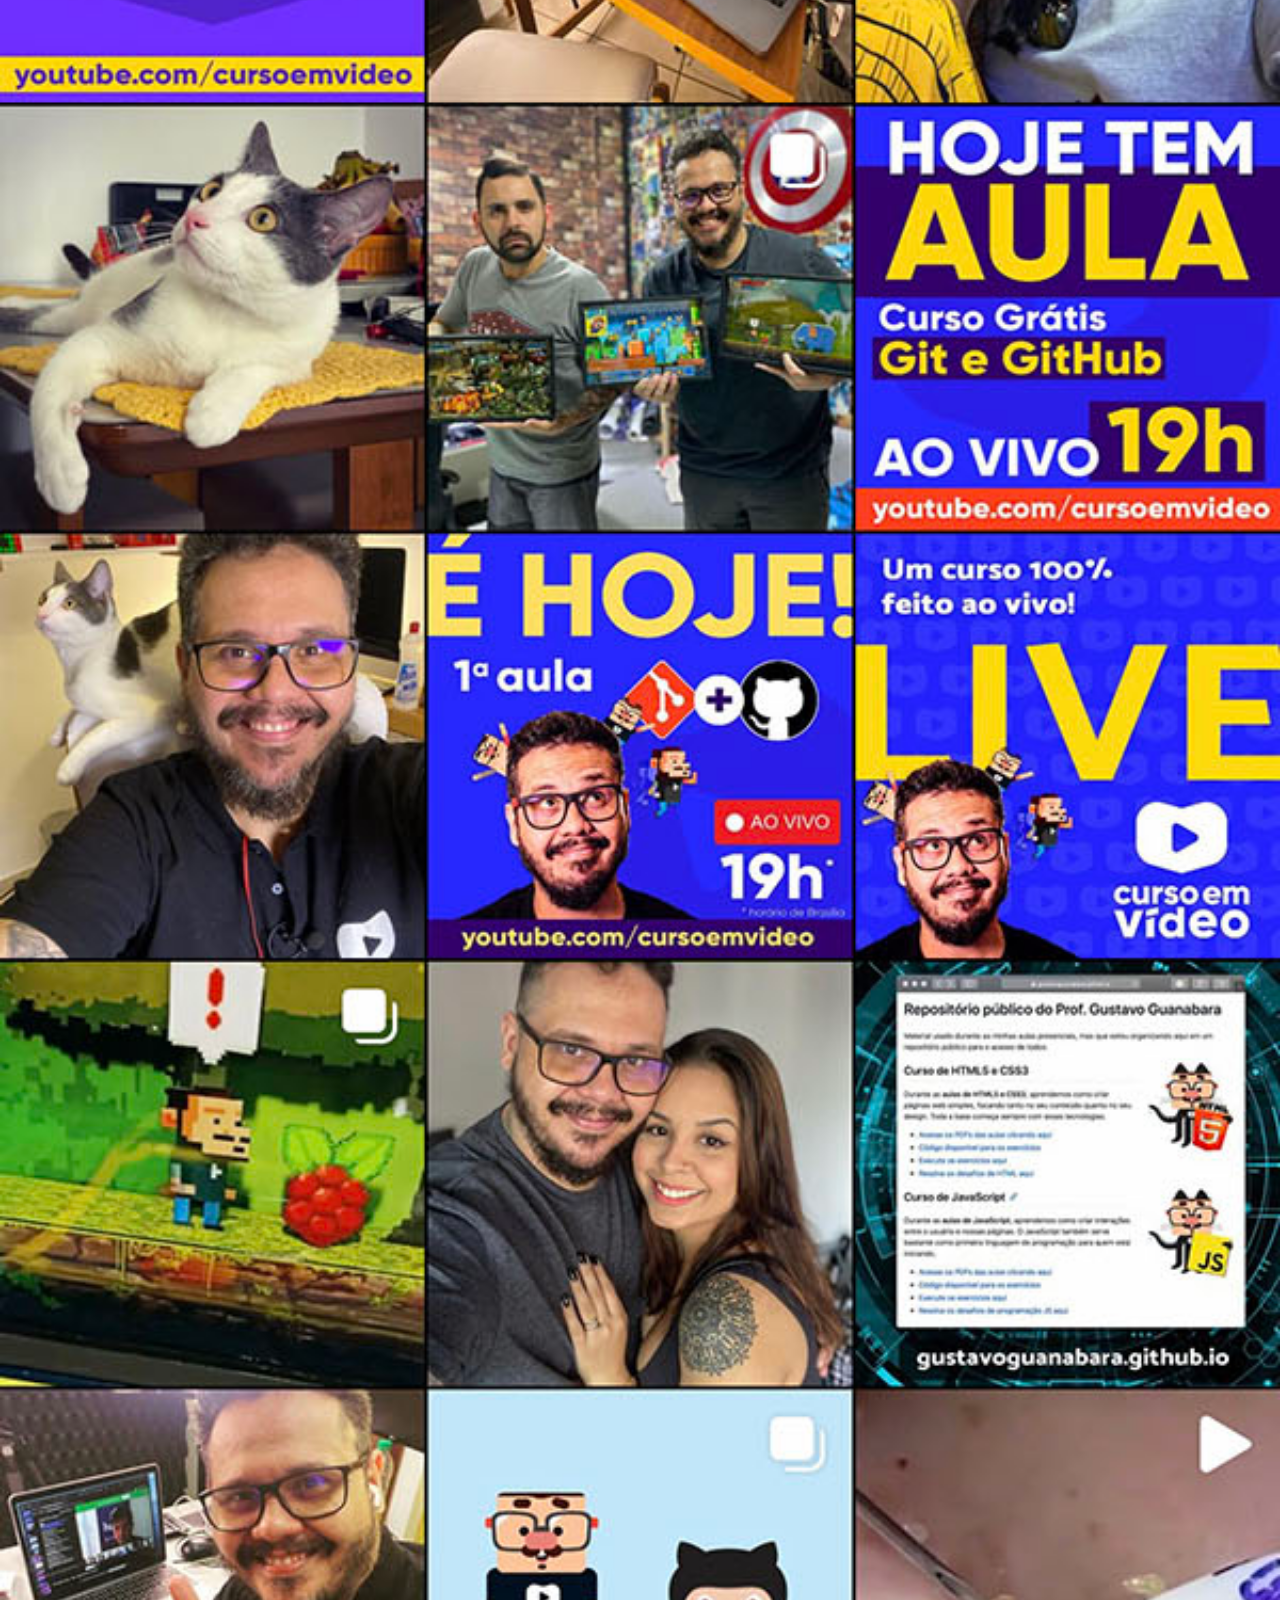
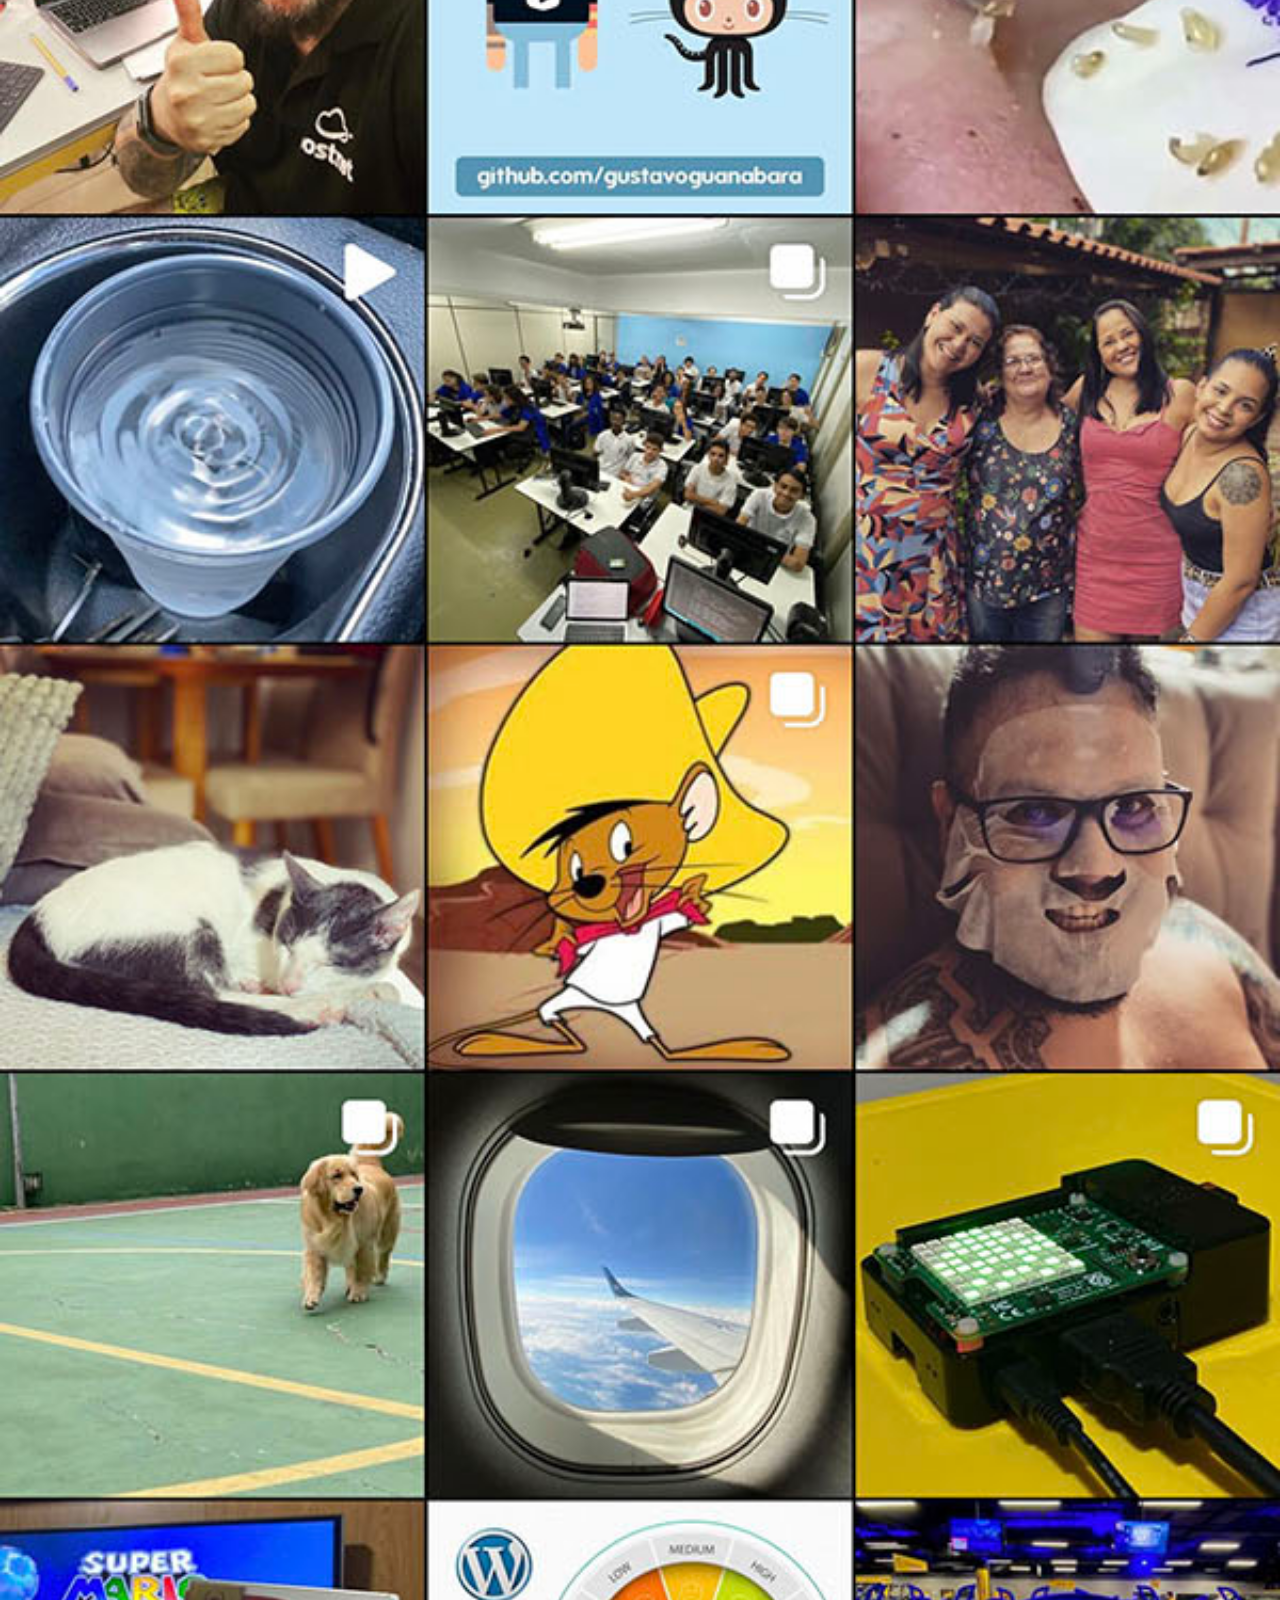
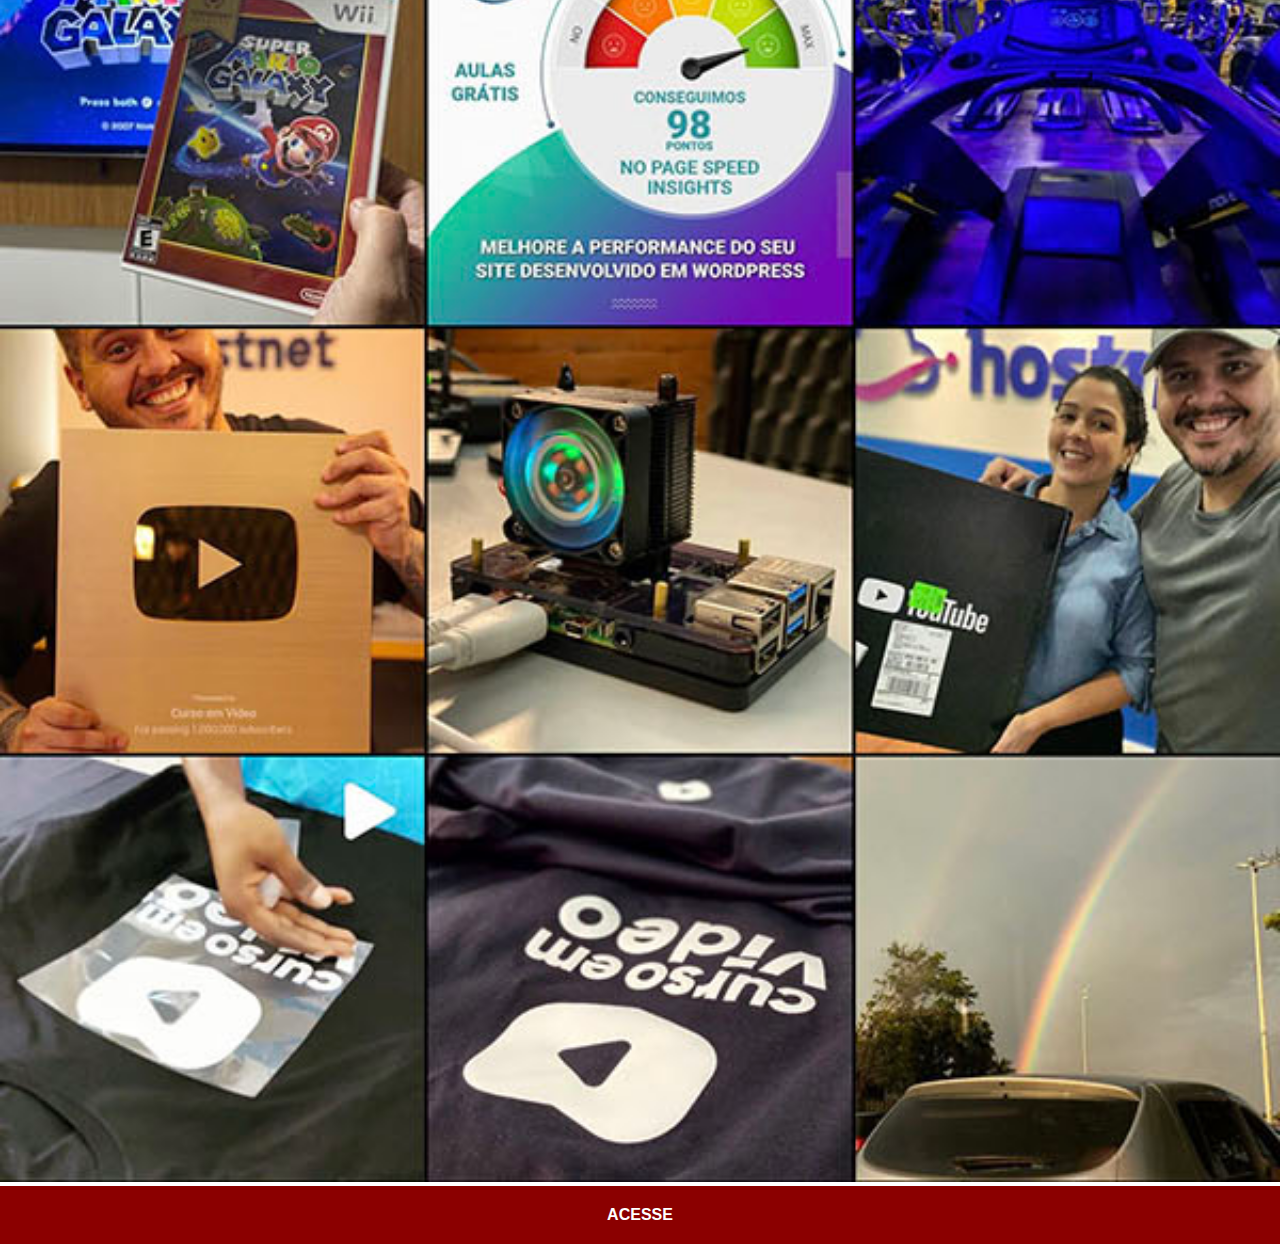
<file: instagram.html>
<!DOCTYPE html>
<html lang="pt-br">
<head>
    <meta charset="UTF-8">
    <meta name="viewport" content="width=device-width, initial-scale=1.0">
    <title>Instagram</title>
    <link rel="stylesheet" href="estilos/social.css">
</head>
<body>
    <img src="imagens/tela-instagram.jpg" alt="">
    <a href="https://www.instagram.com/halkw_/" target="_blank">ACESSE</a>
</body>
</html>
</file>
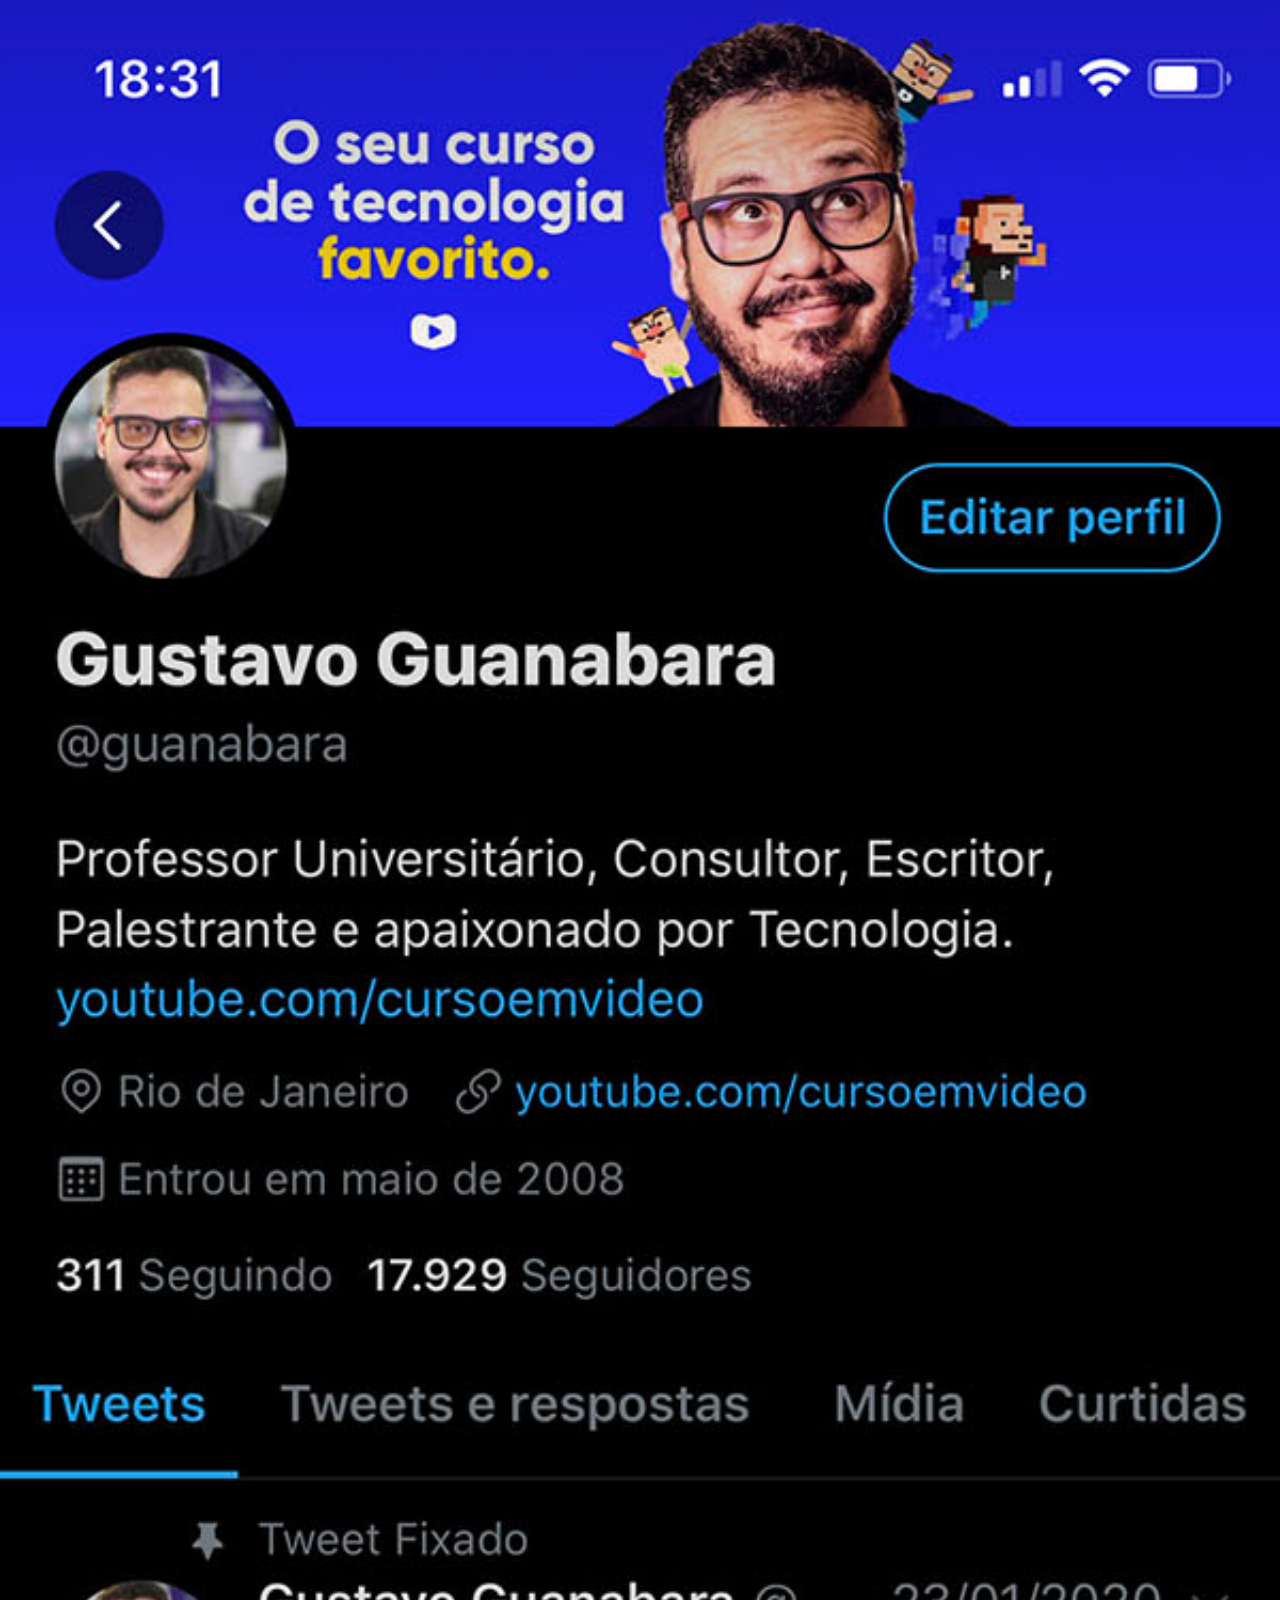
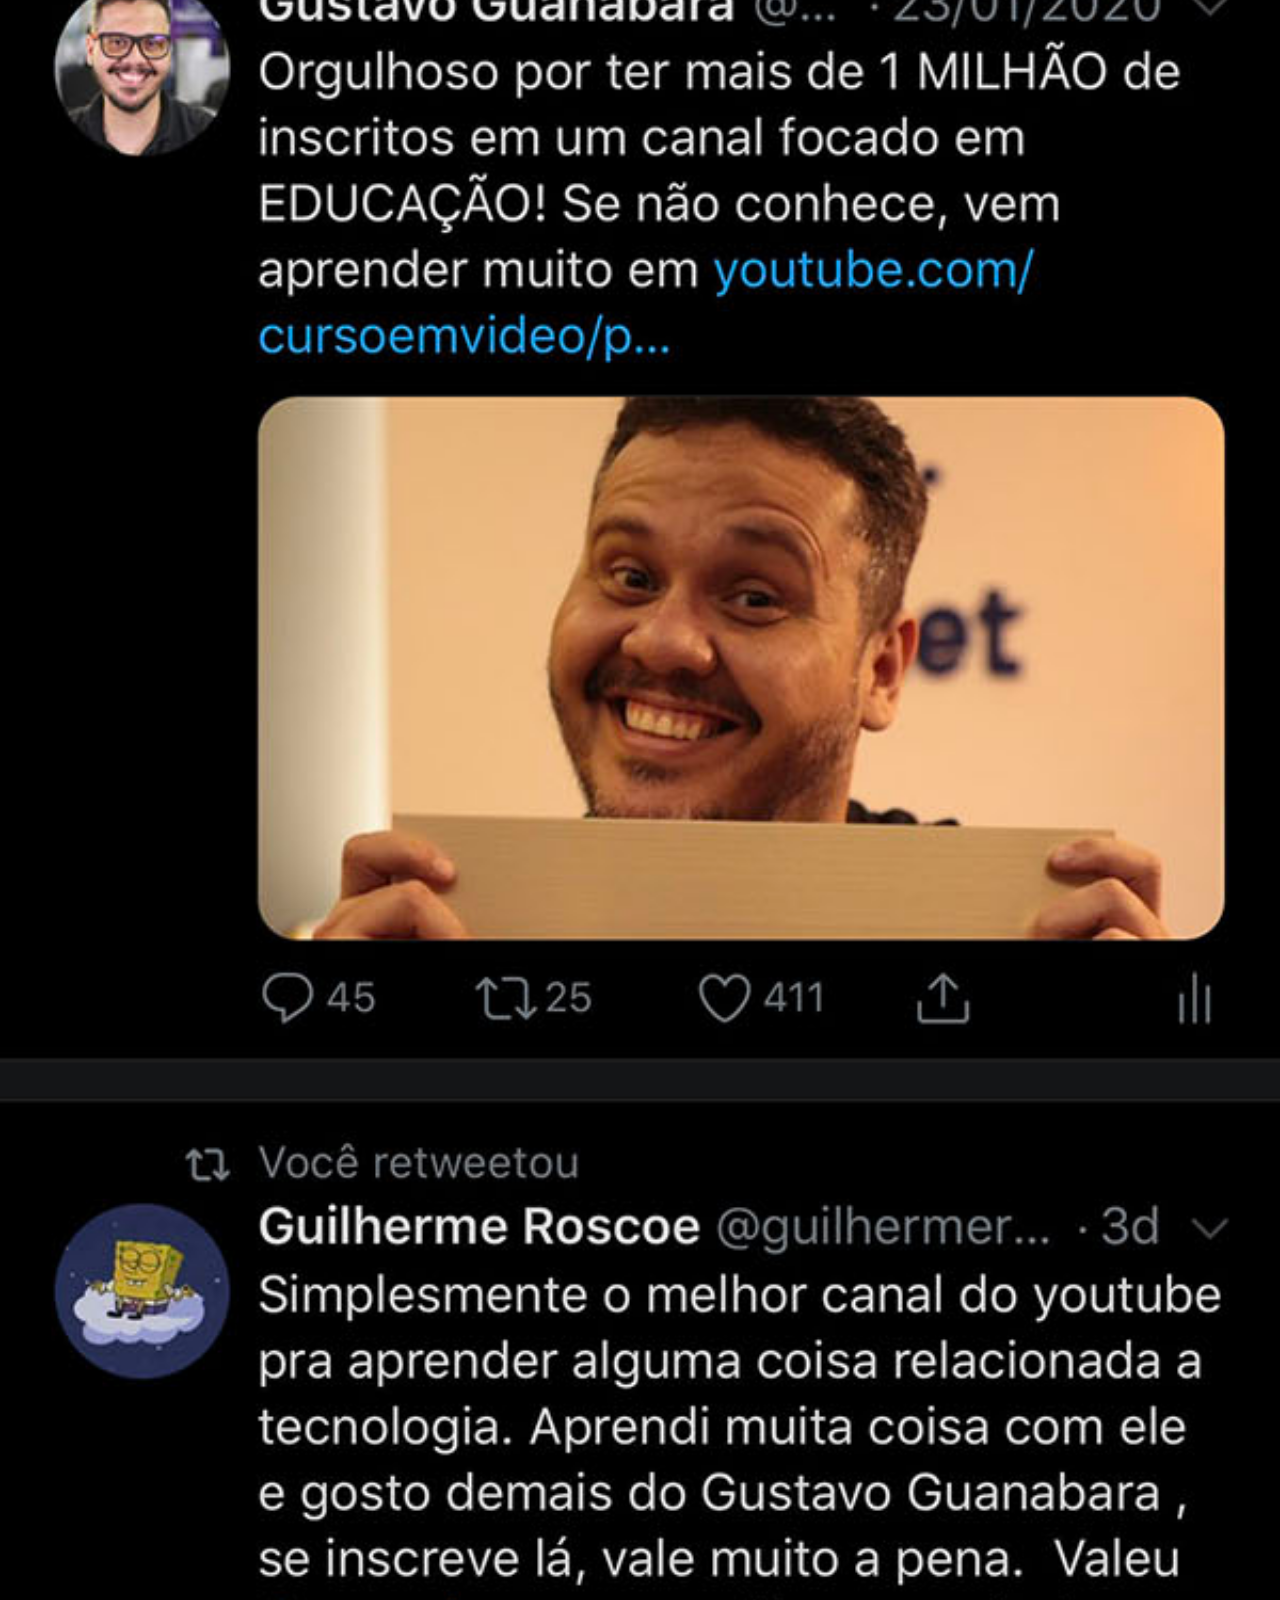
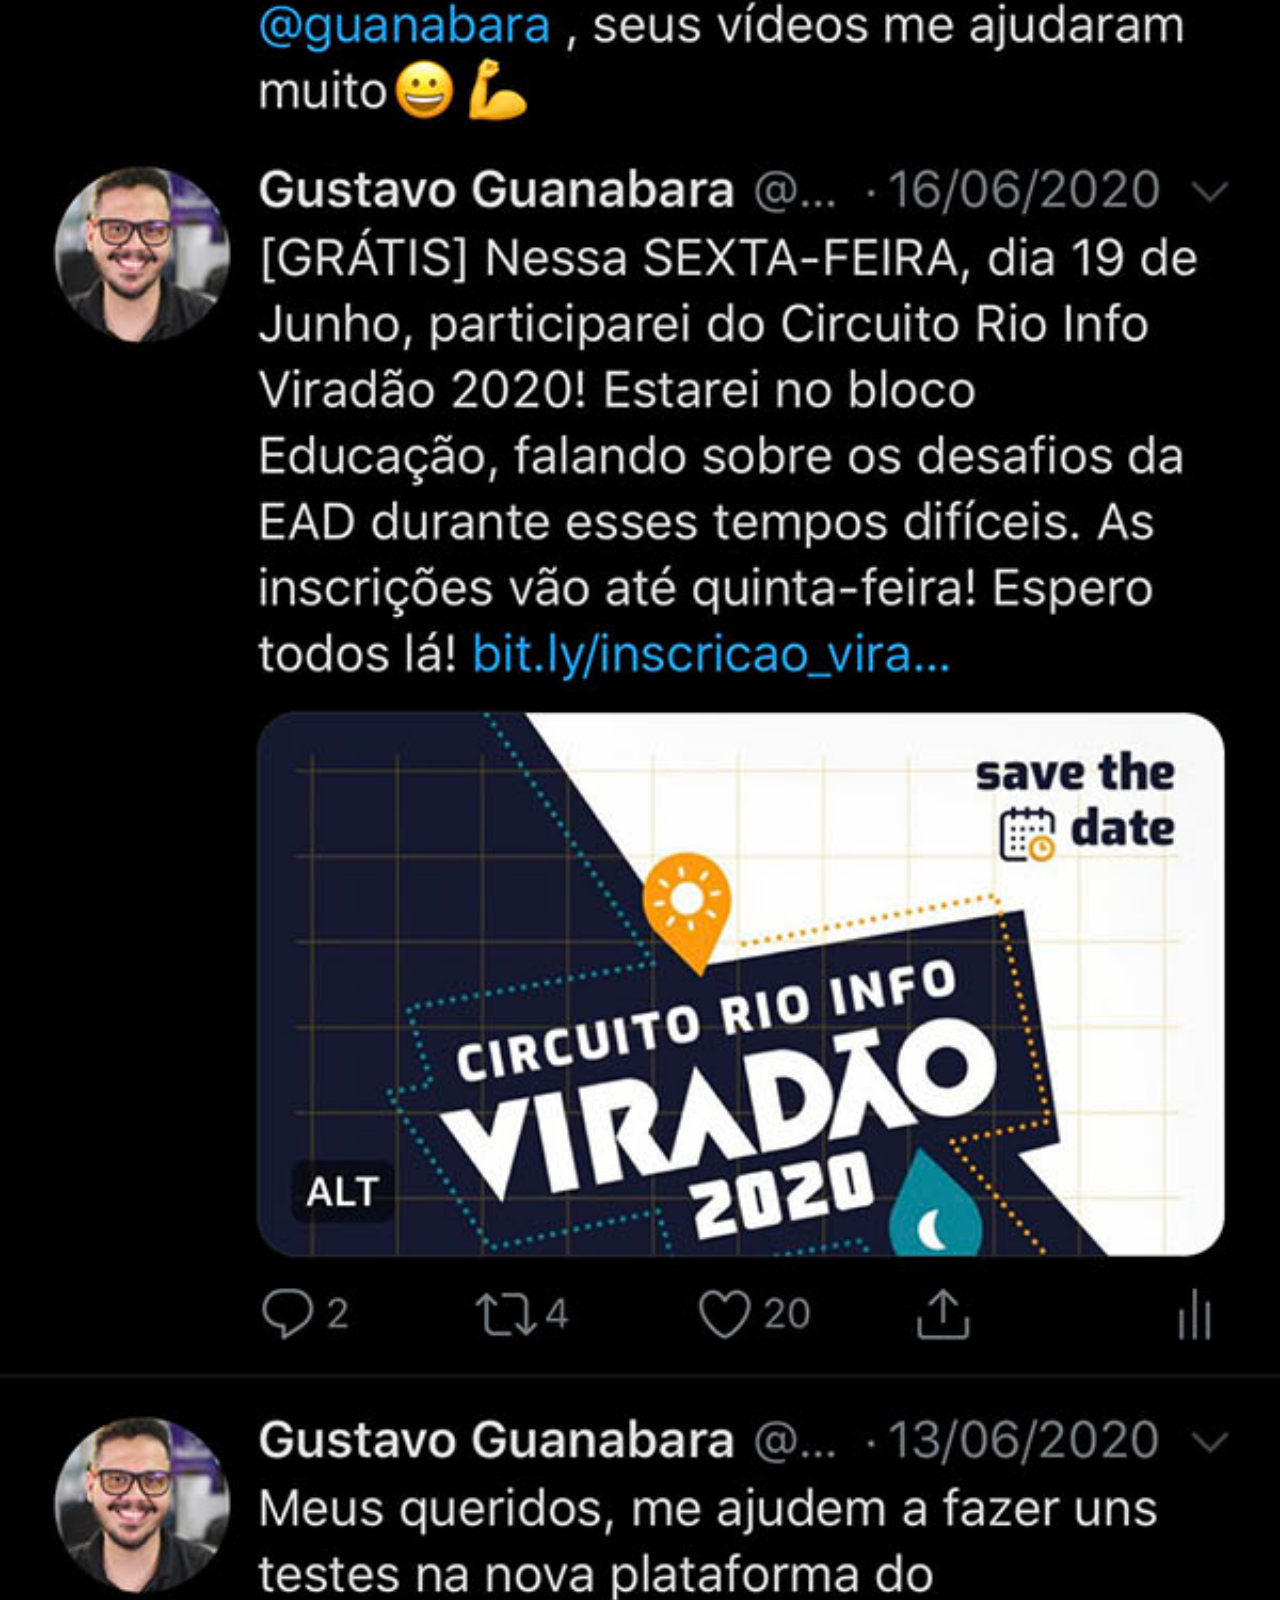
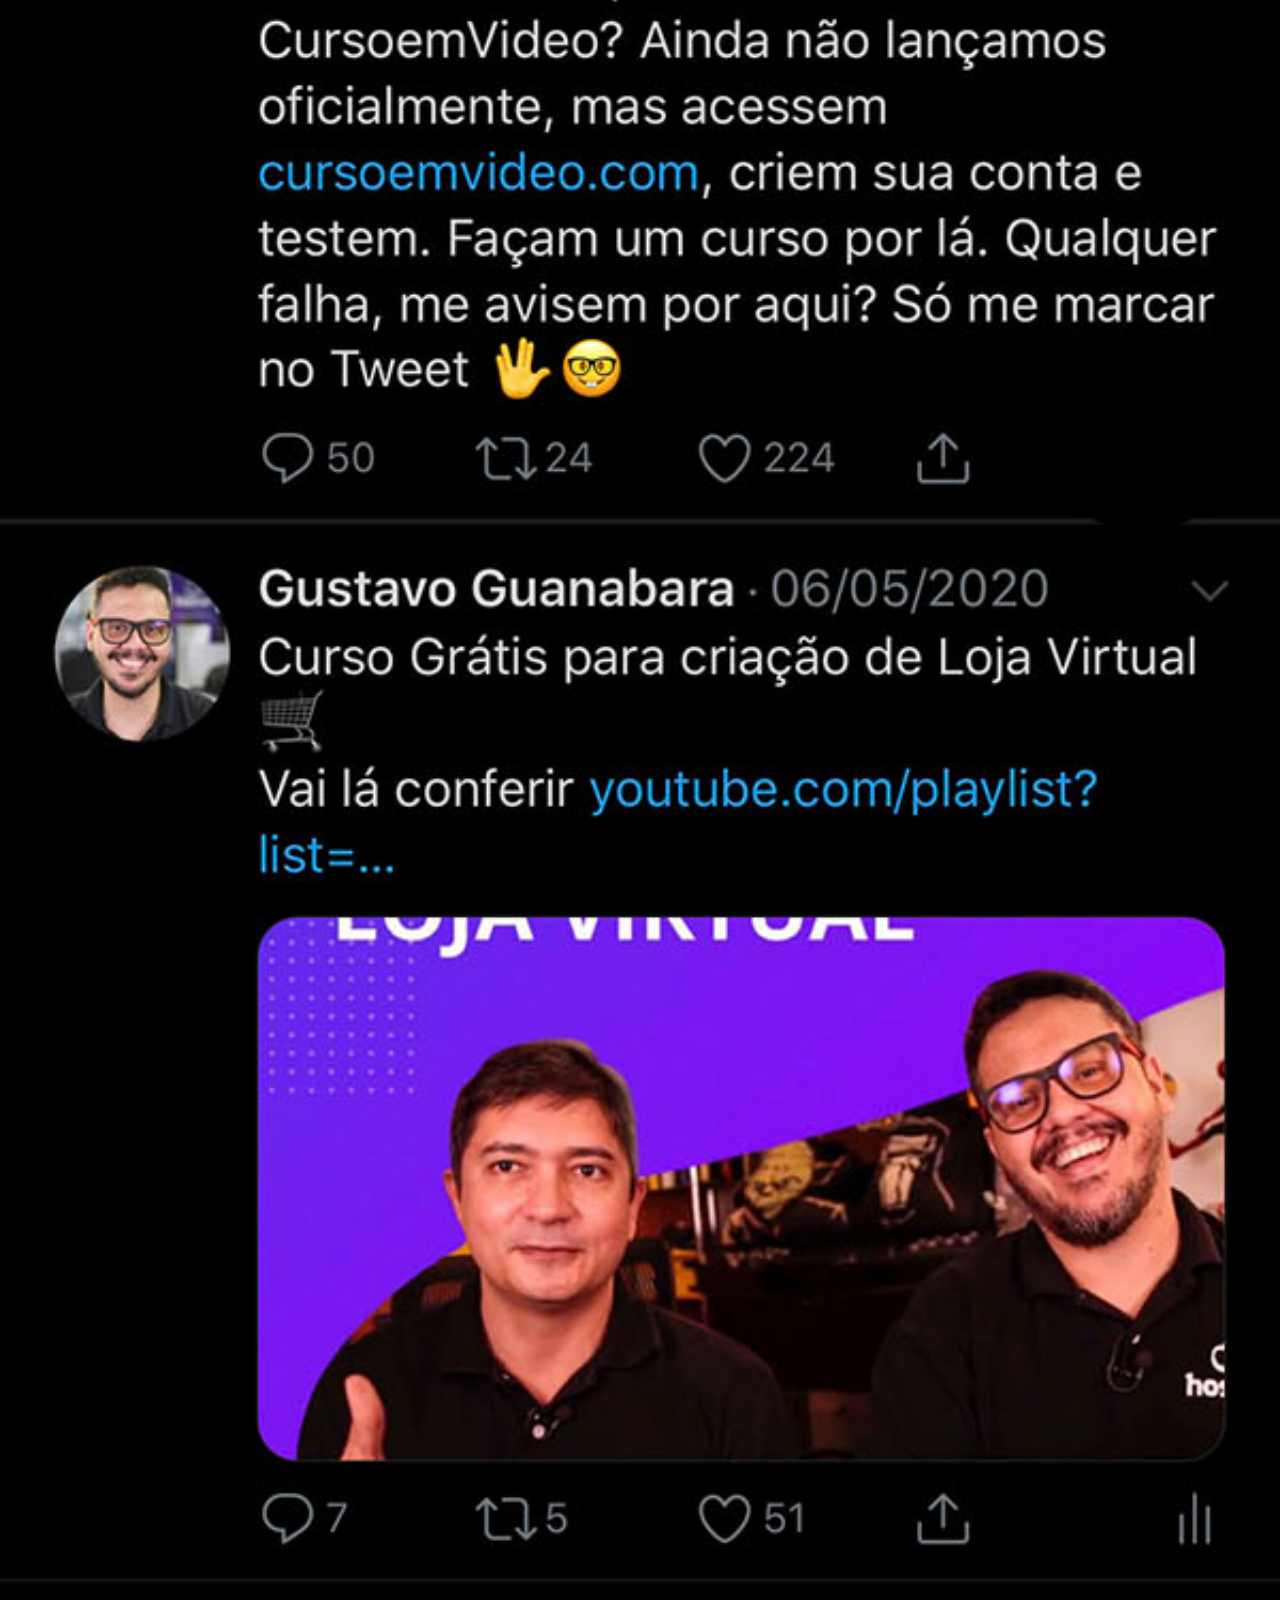
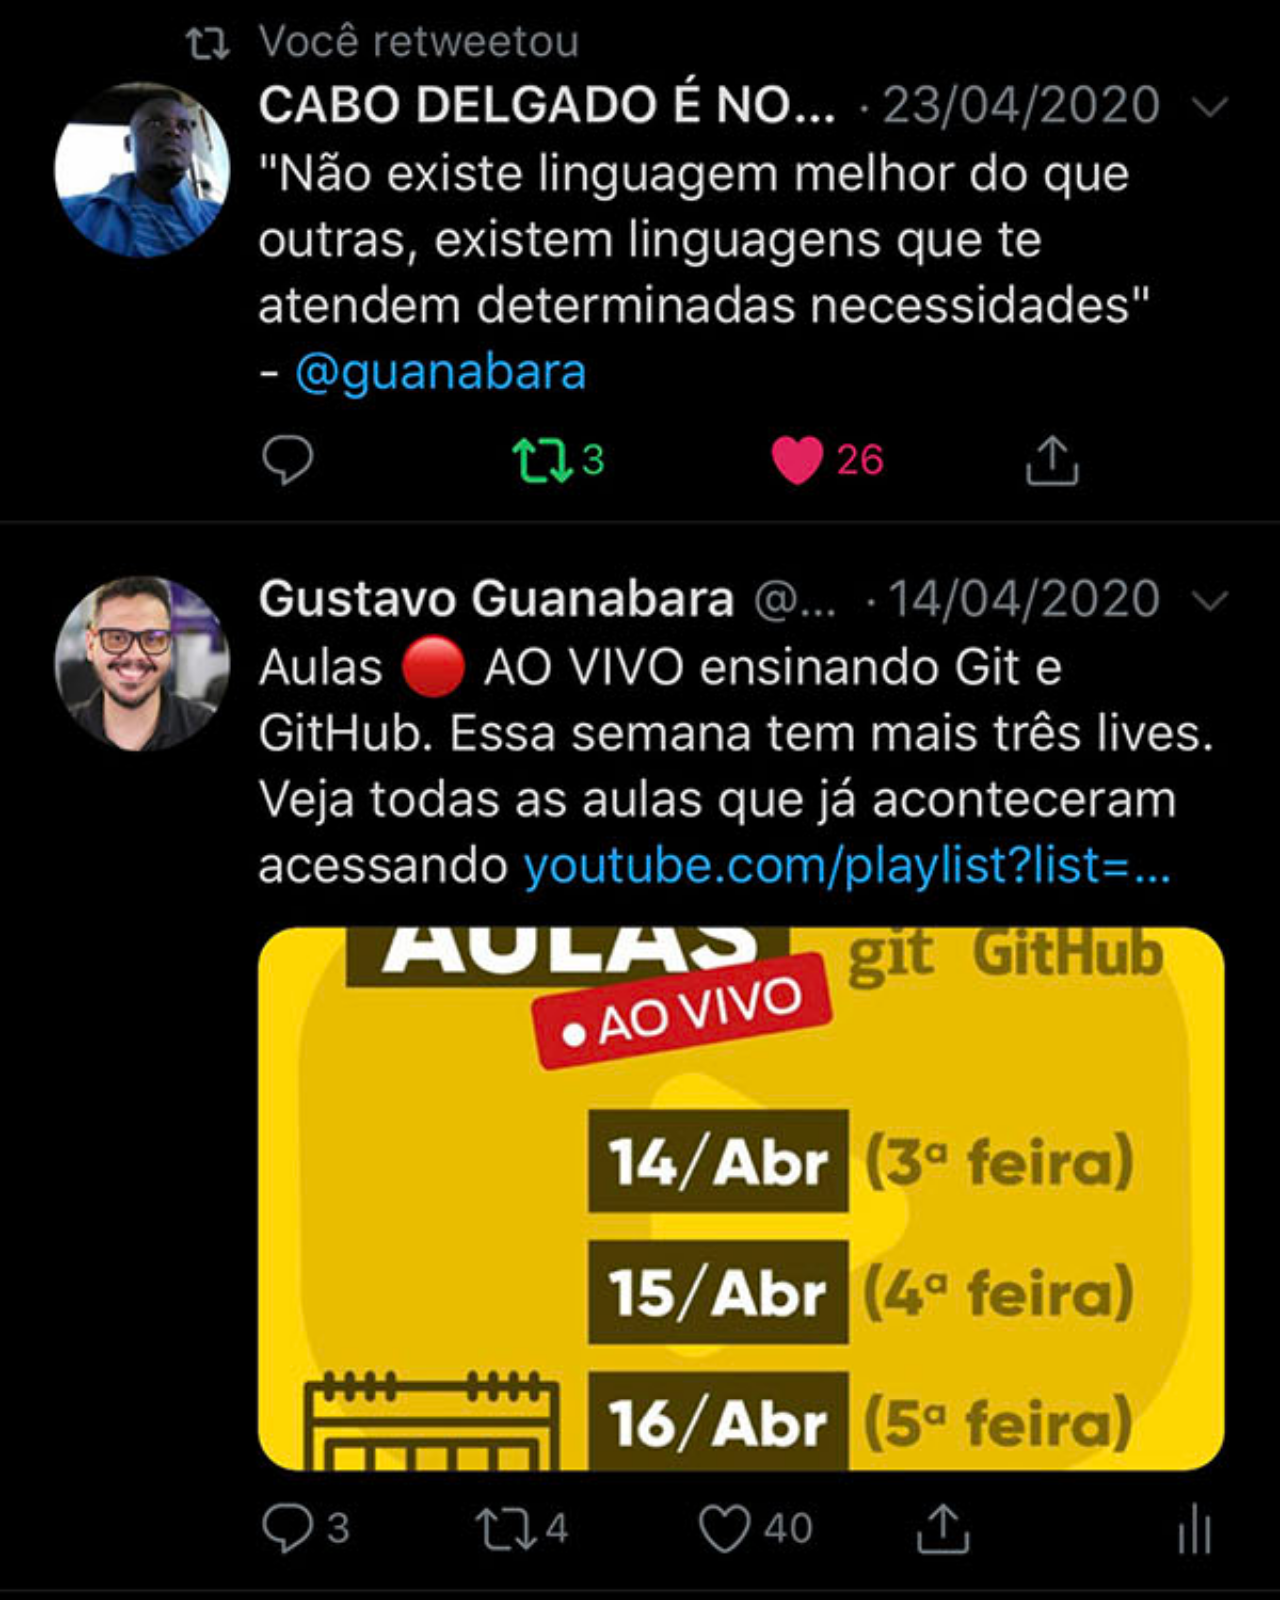
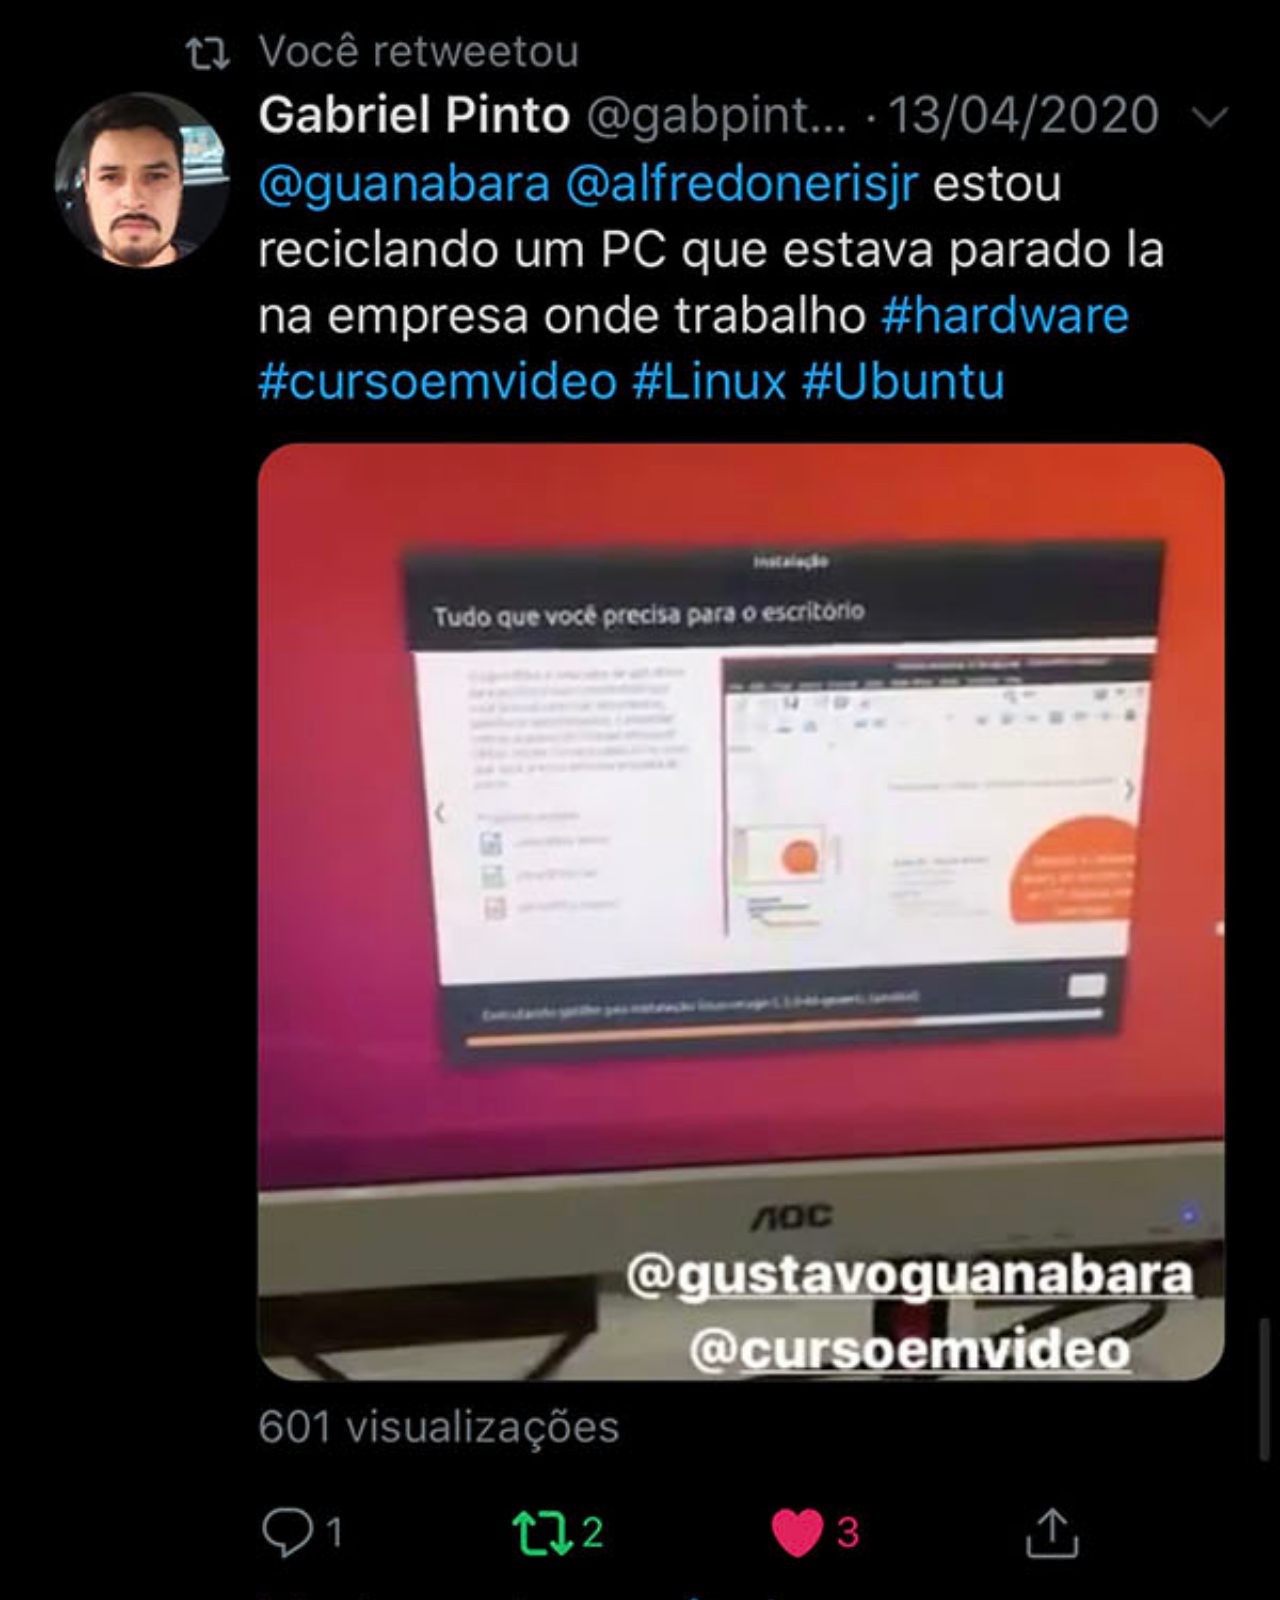
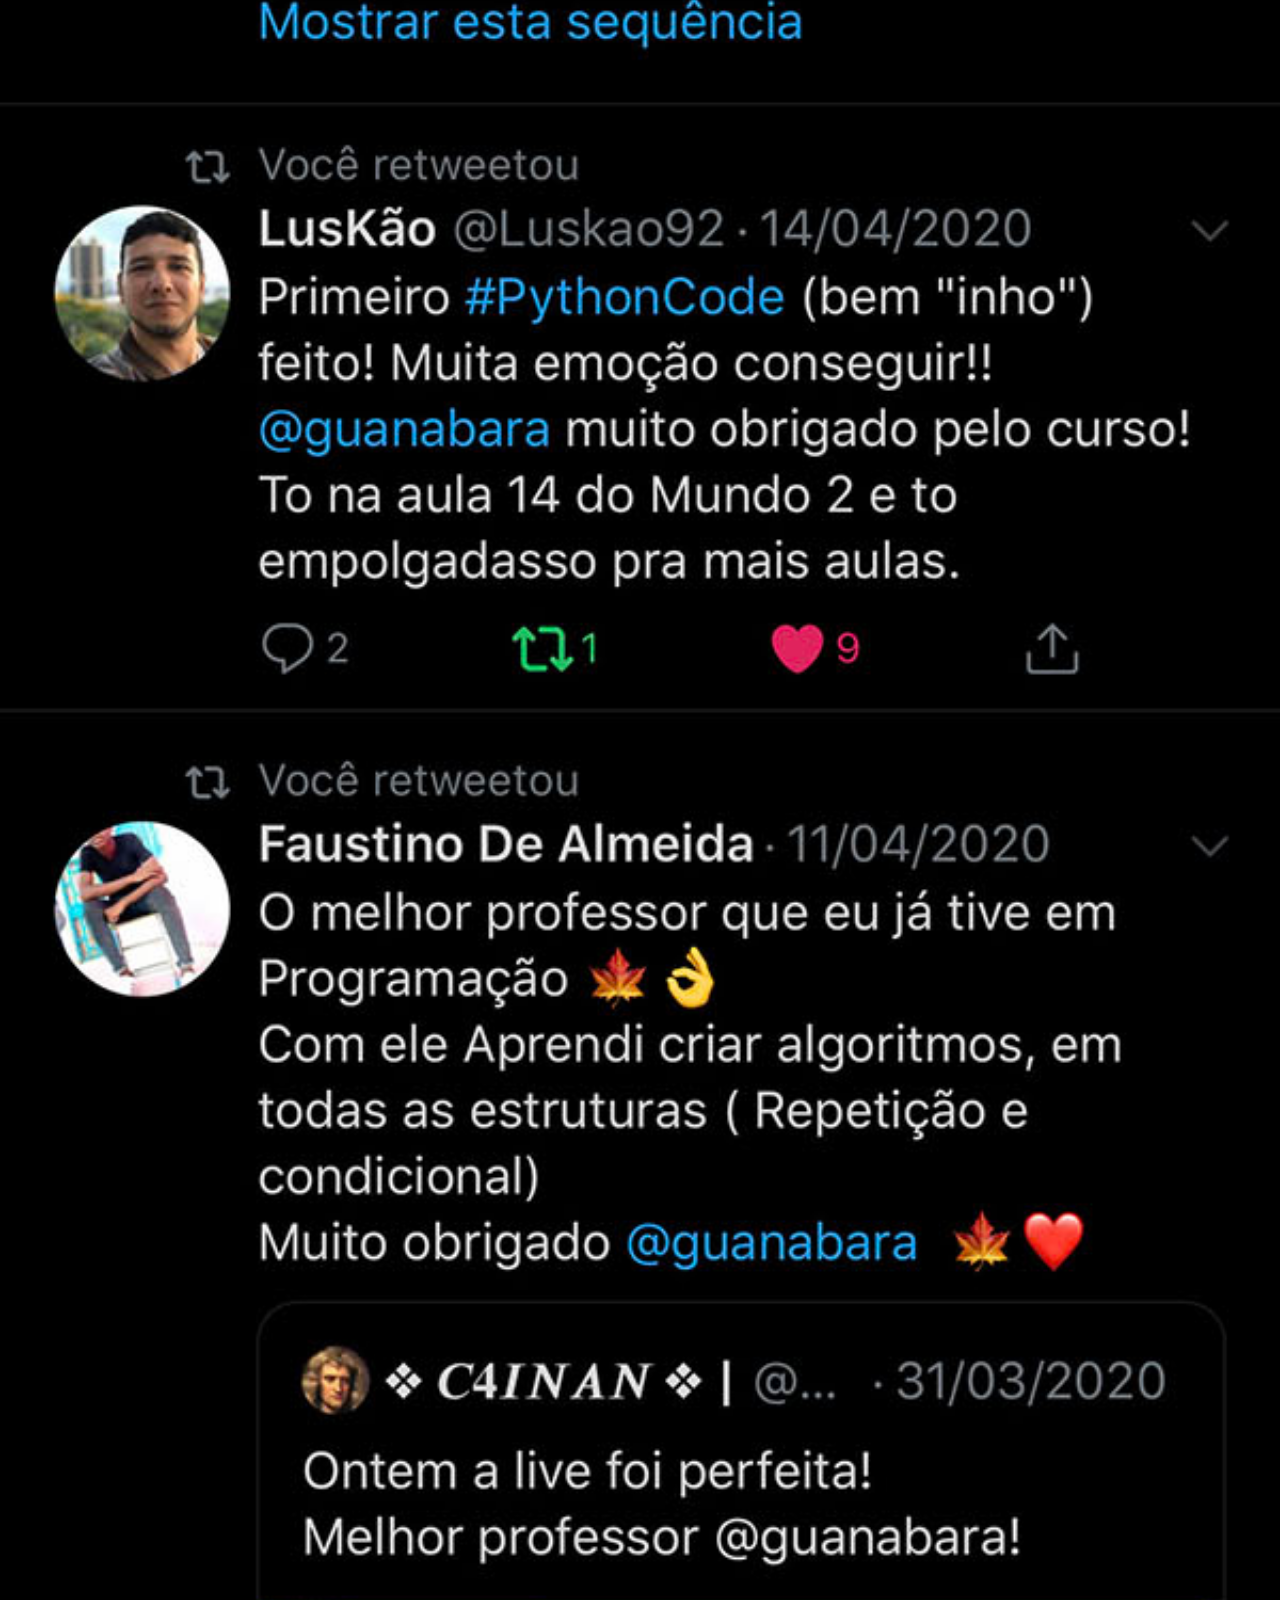
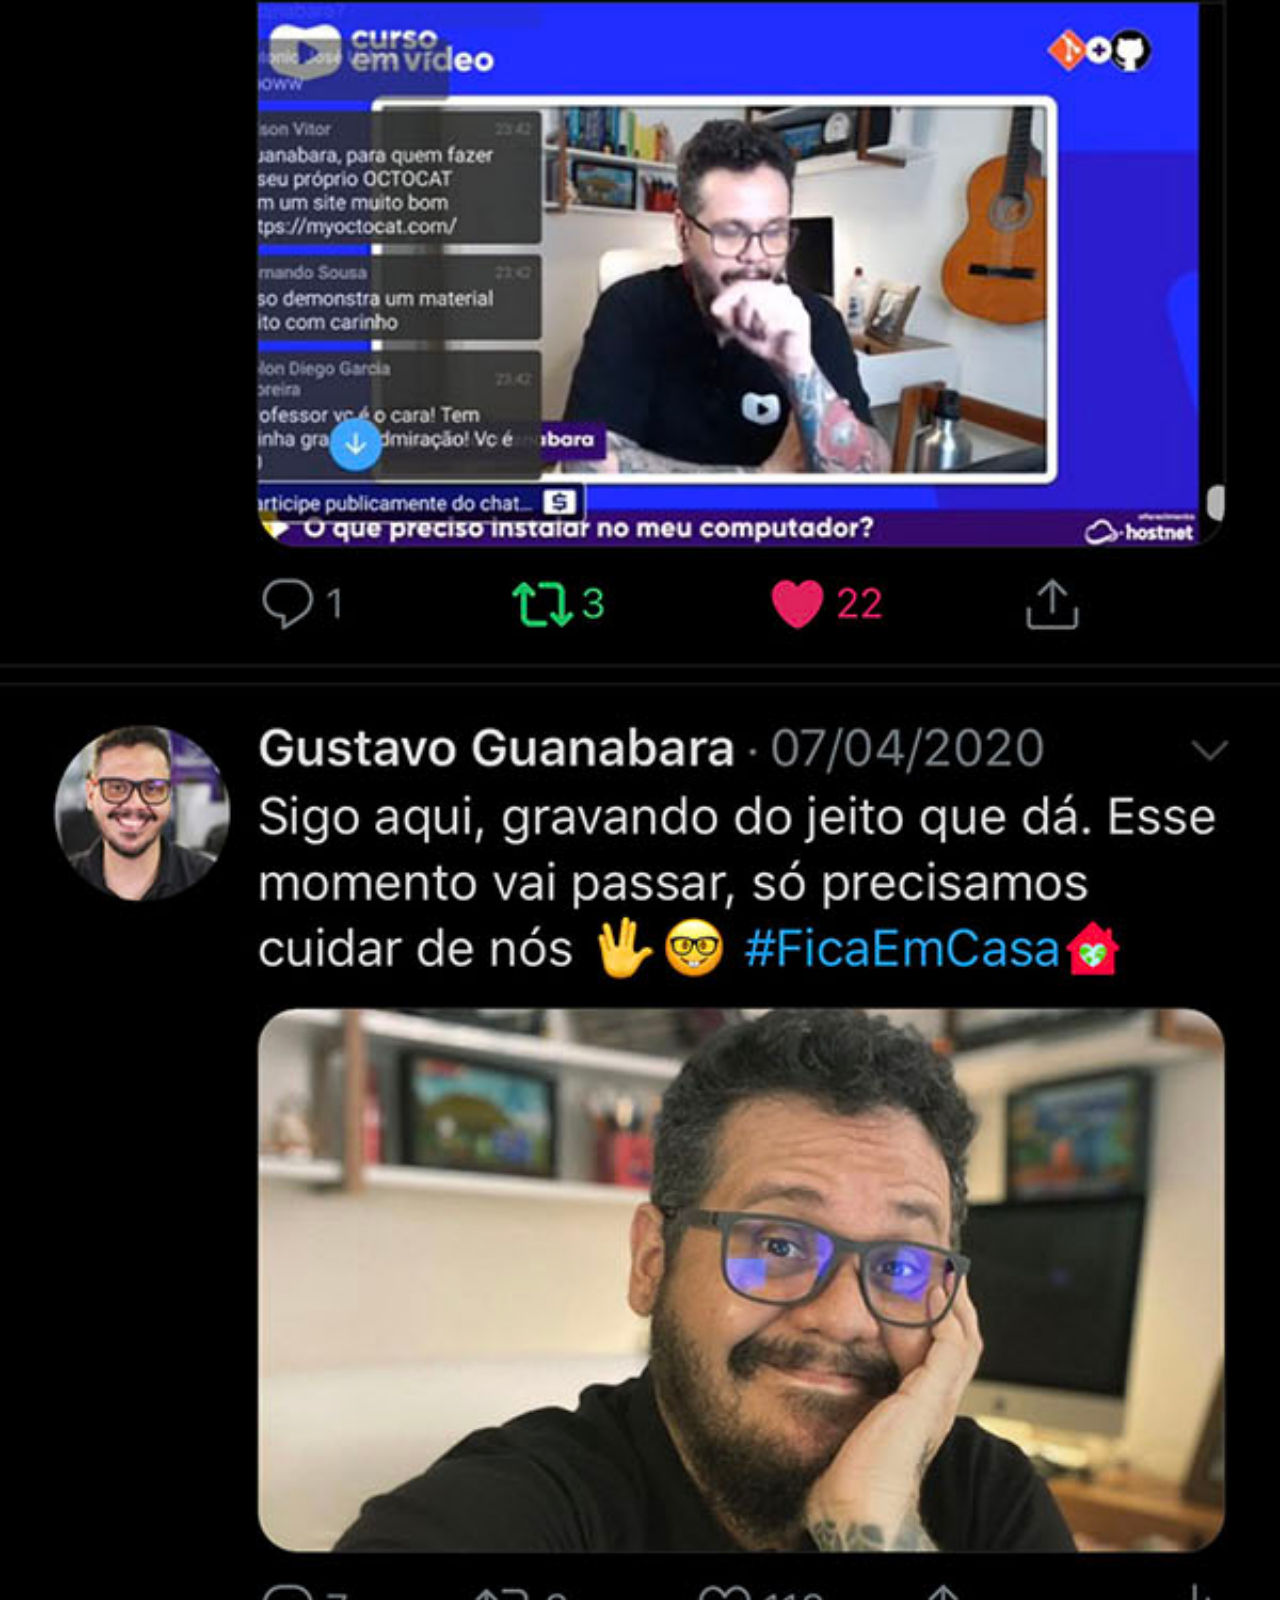
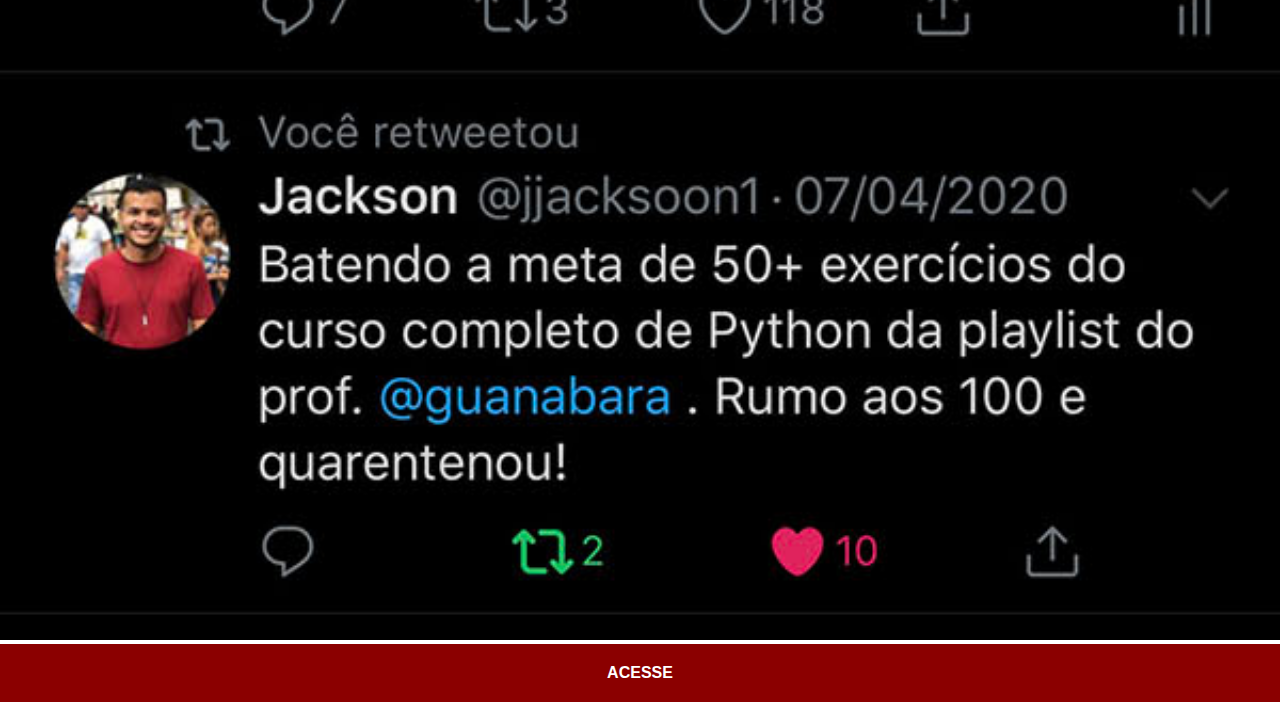
<file: twitter.html>
<!DOCTYPE html>
<html lang="en">
<head>
    <meta charset="UTF-8">
    <meta name="viewport" content="width=device-width, initial-scale=1.0">
    <title>Document</title>
    <link rel="stylesheet" href="estilos/social.css">
</head>
<body>
    <img src="imagens/tela-twitter.jpg" alt="">
    <a href="https://twitter.com/lilhalkw" target="_blank">ACESSE</a>
</body>
</html>
</file>
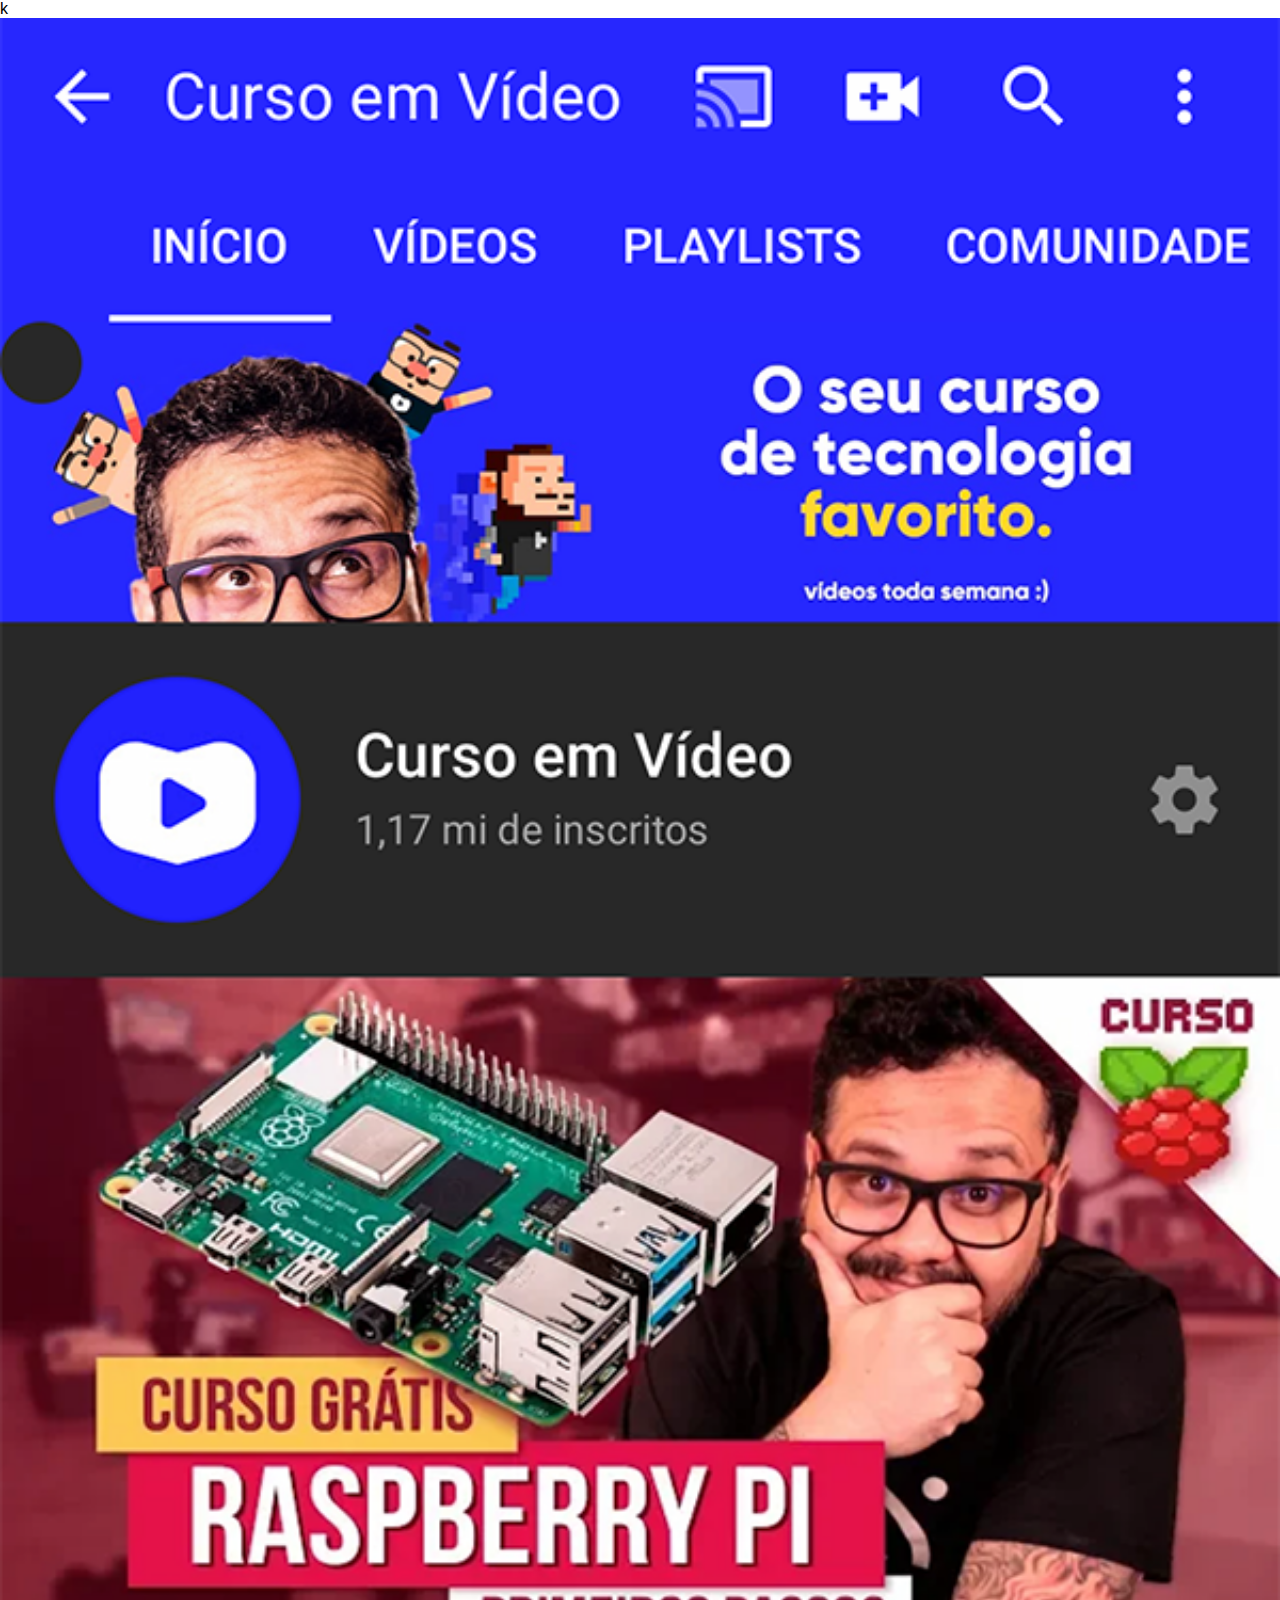
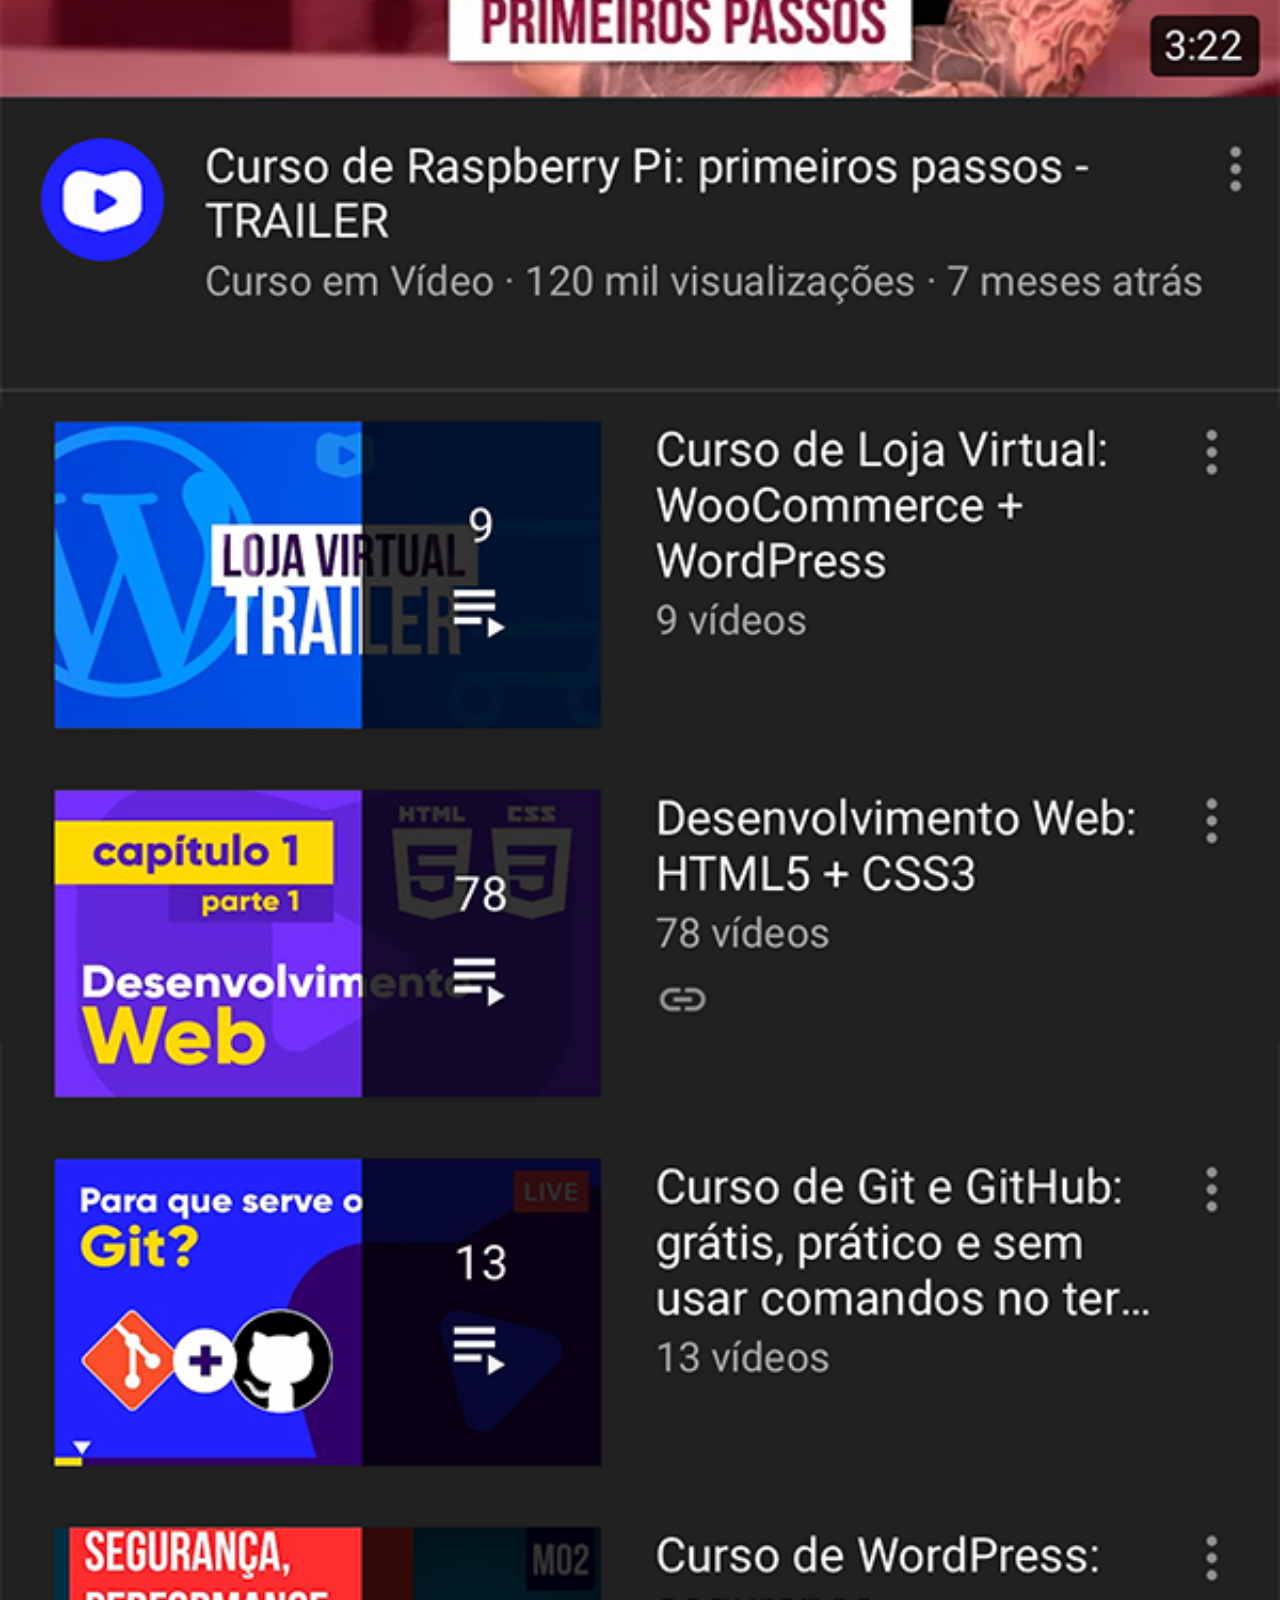
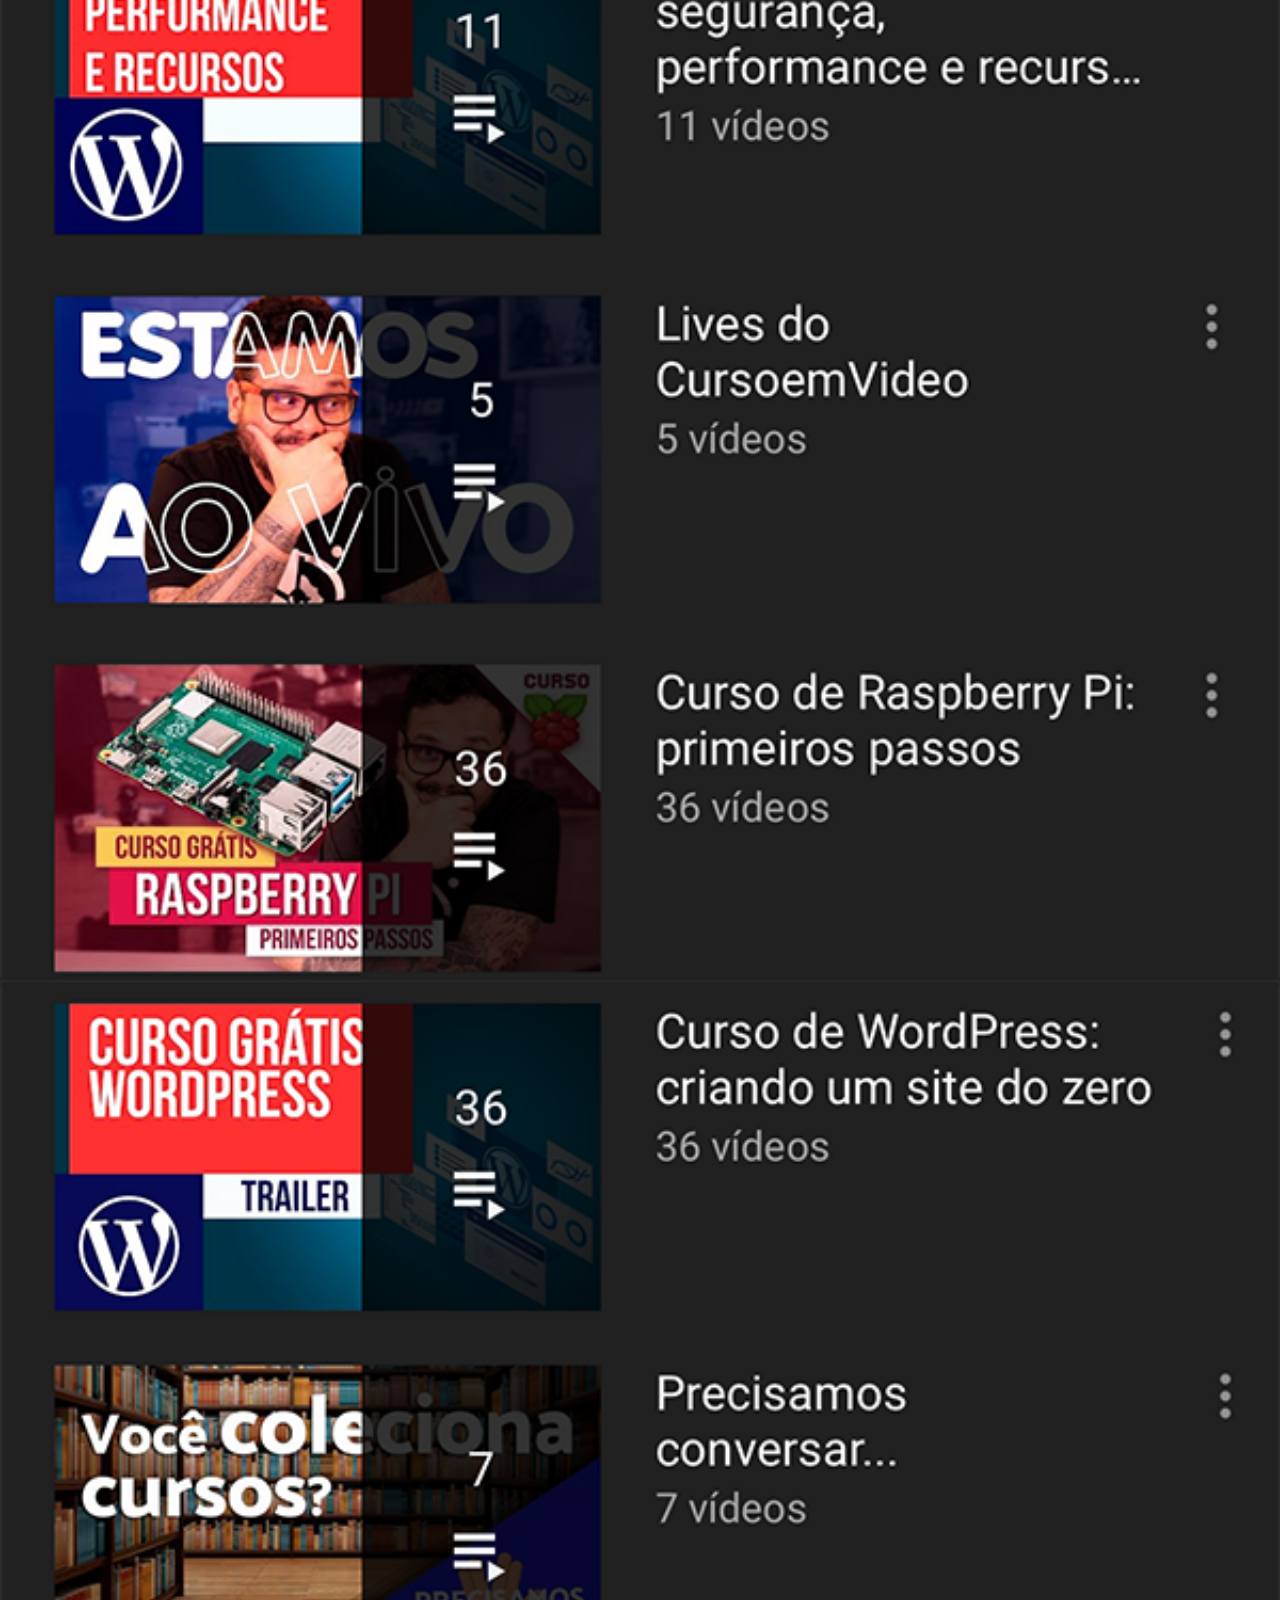
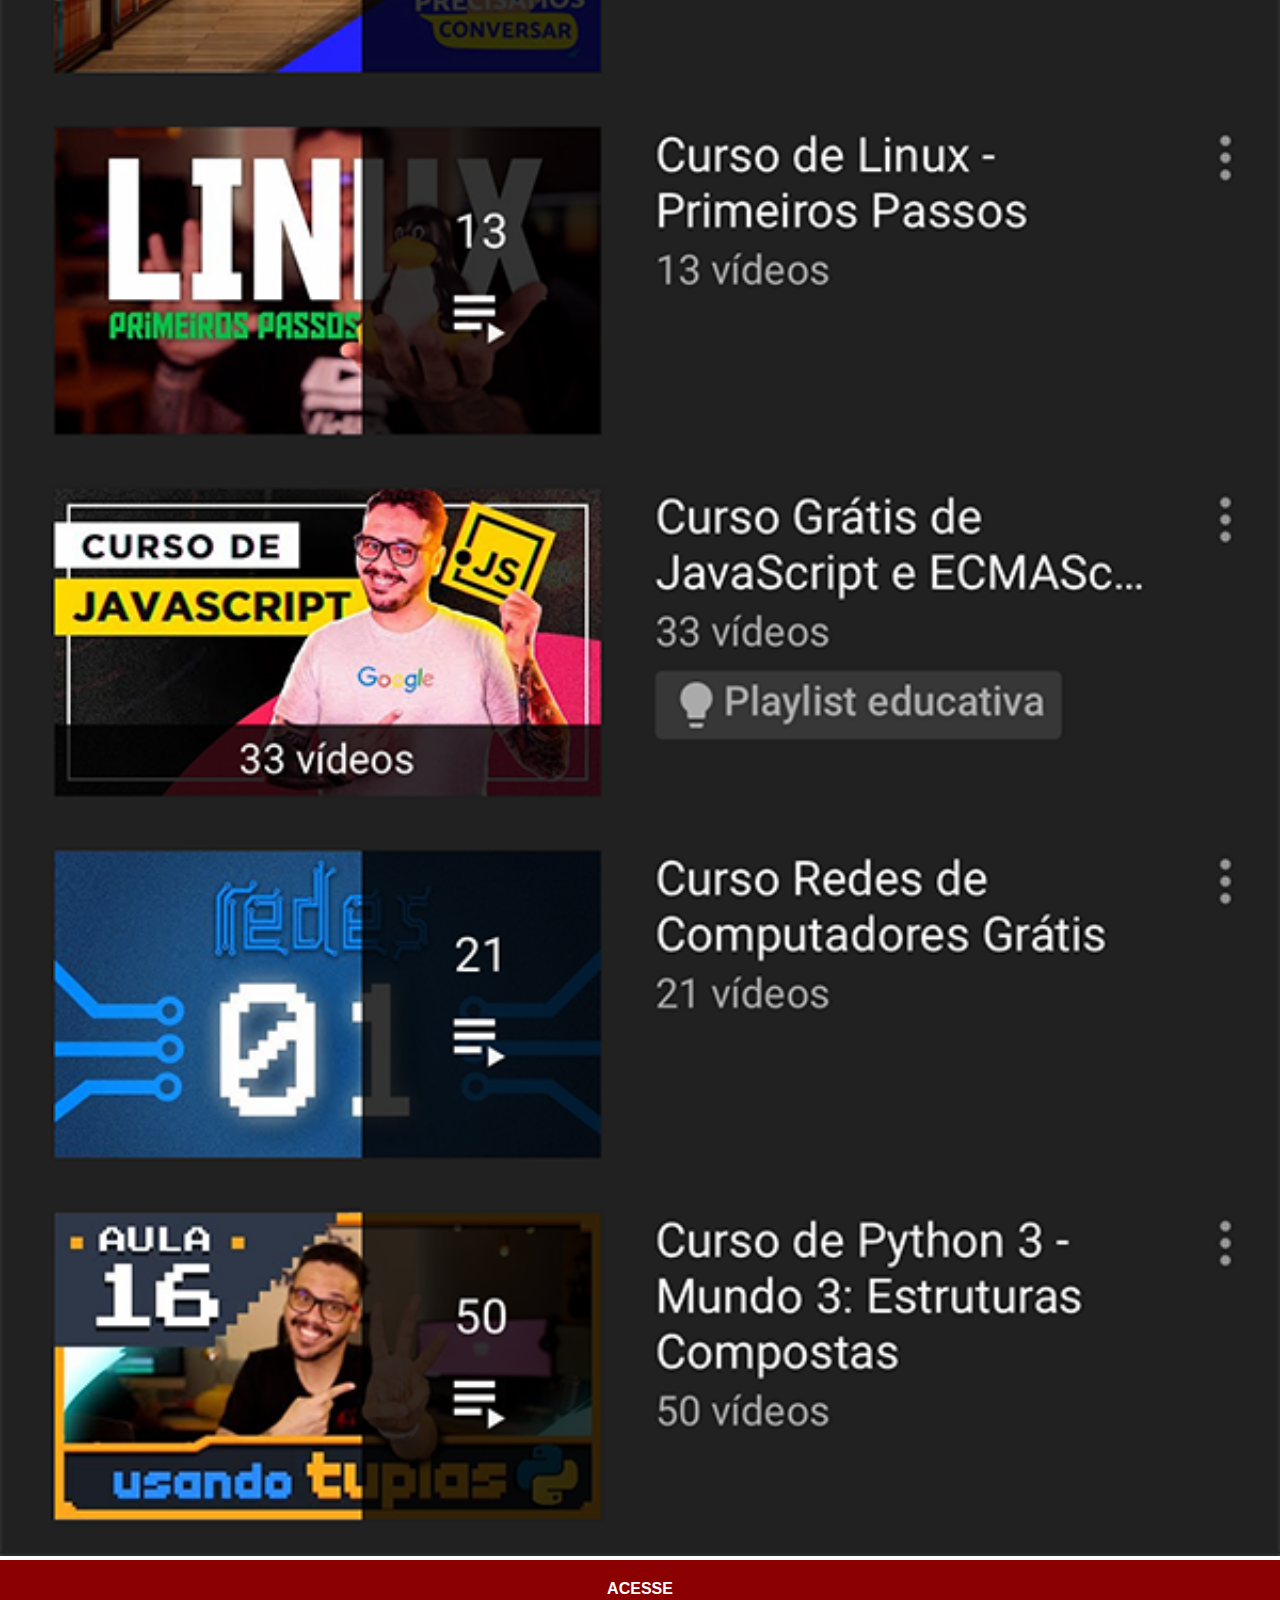
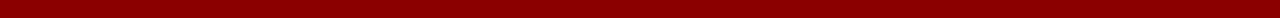
<file: youtube.html>
<!DOCTYPE html>
<html lang="pt-br">
<head>
    <meta charset="UTF-8">
    <meta name="viewport" content="width=device-width, initial-scale=1.0">
    <title>Youtube</title>
    <link rel="stylesheet" href="estilos/social.css">k
   
</head>
<body>
    <img src="imagens/tela-youtube.png" alt="">
    <a href="https://www.youtube.com/@CursoemVideo/playlists" target="_blank">ACESSE</a>
</body>
</html>
</file>
<file: estilos/style.css>
@charset "UTF-8";

* {
    margin: 0px;
    padding: 0px;
    font-family: Arial, Helvetica, sans-serif;
}

html, body {
    height: 100vh;
    width: 100vw;
    background-color: black;
}

body {
    background: url('../imagens/fundo-madeira.jpg') no-repeat top center;
    background-size: cover;
    background-attachment: fixed;
    
}

main {
    height: 100vh;
    position: relative;
    
}


section#telefone {
    height: 627px;
    width: 310px;
    background: url('../imagens/frame-iphone.png') no-repeat;
    position: absolute;
    top: 50%;
    left: 50%;
    transform: translate(-50%, -50%);
}

iframe#tela {
    position: relative;
    top: 80px;
    left: 23px;
    width: 269px;
    height: 471px;

}
section#rede-sociais {
    text-align: right;
}

section#rede-sociais img {
    width: 50px;
    margin: 10px;
    border-radius: 50%;
    box-shadow: 2px 2px 5px rgba(0, 0, 0, 0.479);
 box-sizing: border-box;

}

section#rede-sociais img:hover {
    border: 2px solid white;
    transform: translate(-3px, -3px);
    box-shadow: 5px 5px 10px black;
    transition: transform .3s;
}
</file>
<file: estilos/social.css>
@charset "UTF-8";
* {
    margin: 0px;
    padding: 0px;
    font-family: Arial, Helvetica, sans-serif;

}

::-webkit-scrollbar {
    width: 0px;
    height: 0px;
}

img {
    width: 100vw;

}
a {
    display: block;
    background: darkred;
    padding: 20px;
    text-align: center;
    font-weight: bolder;
    text-decoration: none;
    color: white
}
</file>
